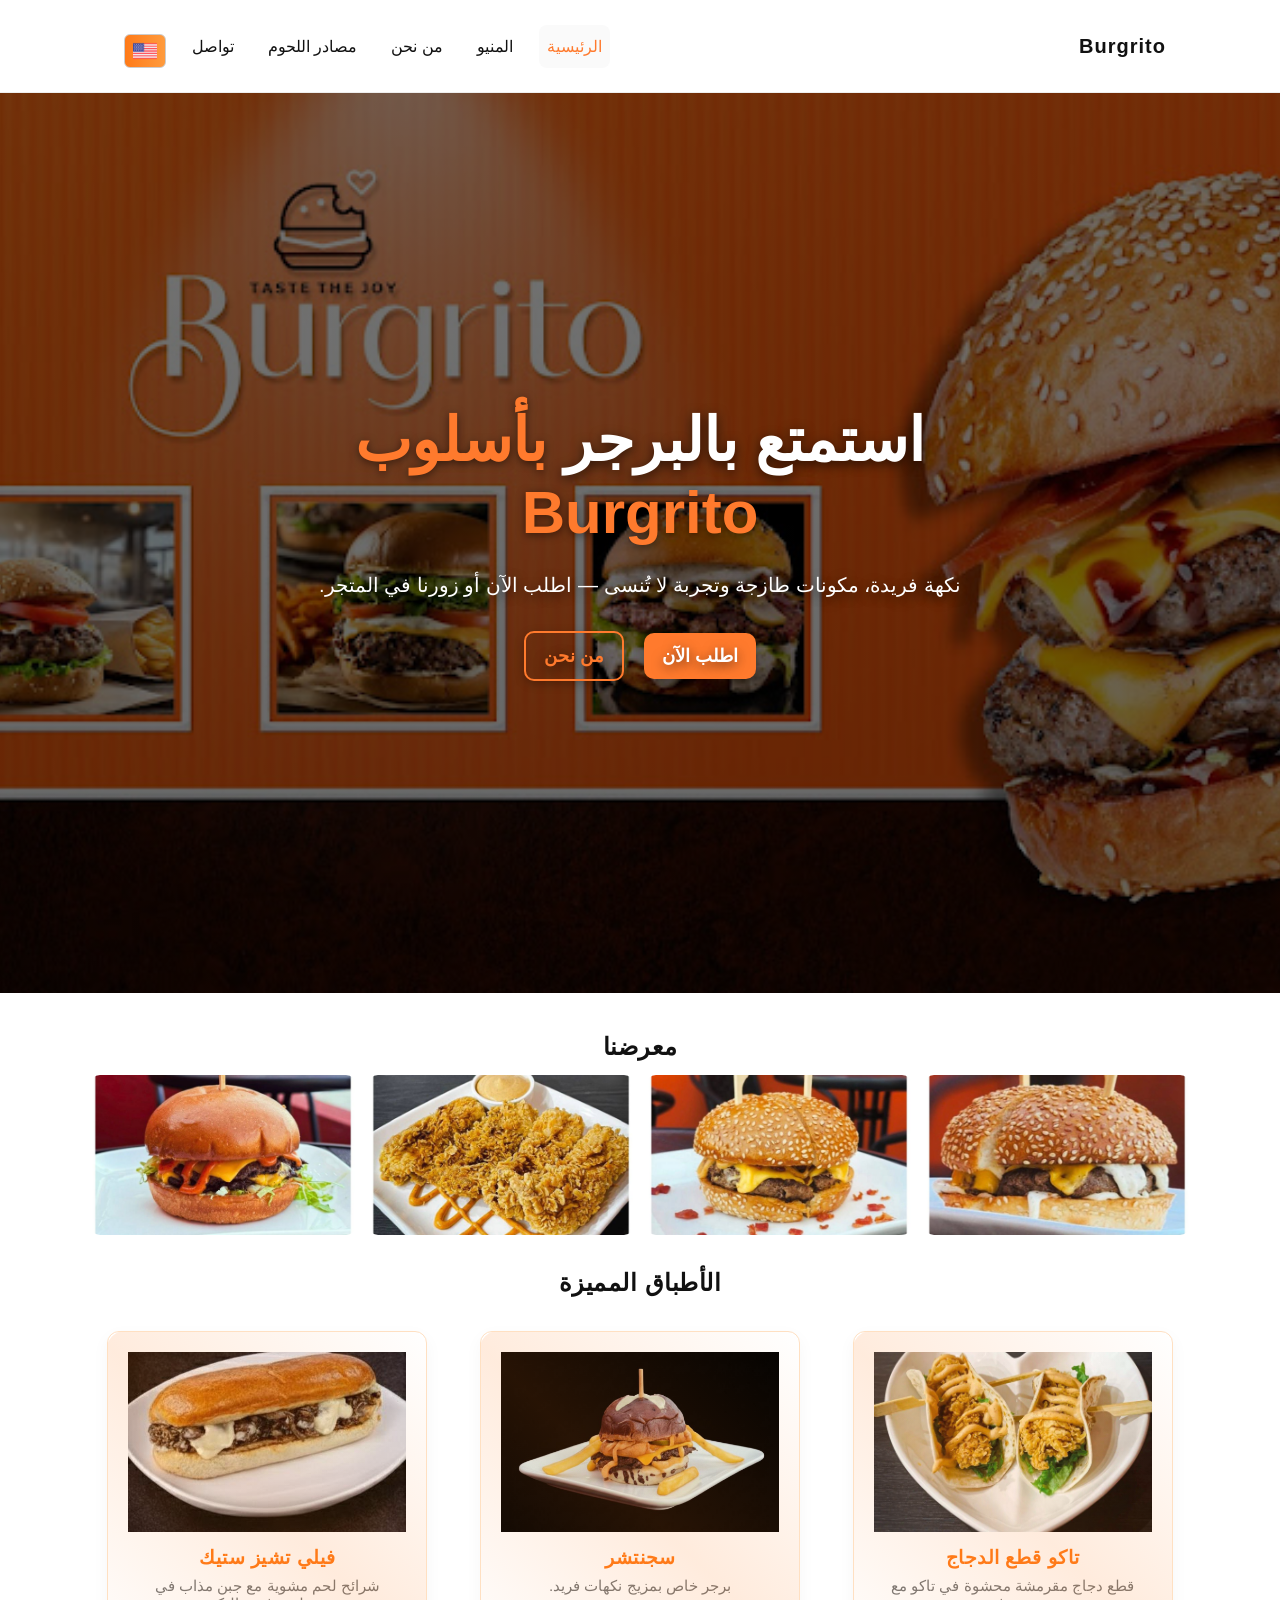
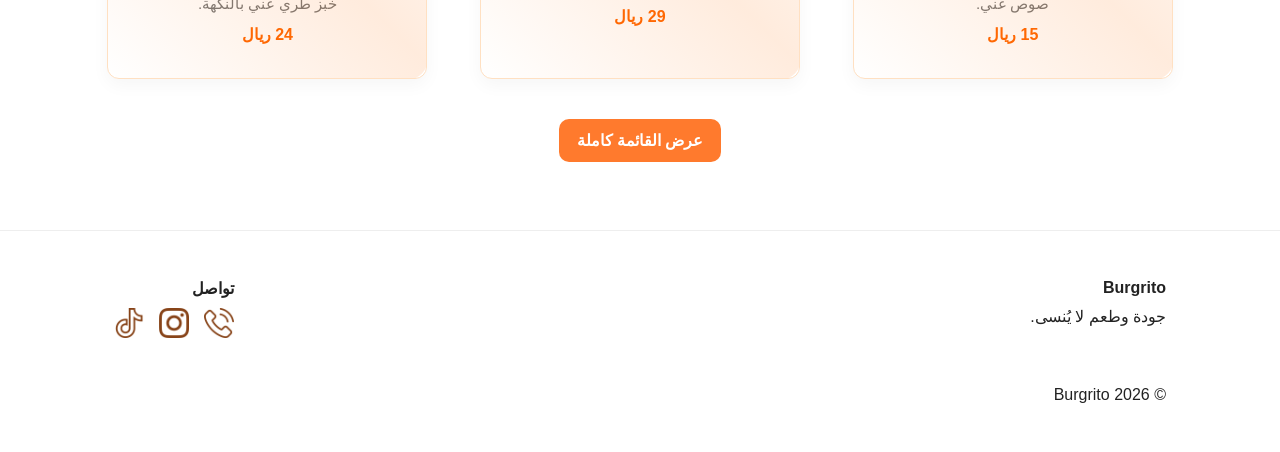
<file: index.html>
<!DOCTYPE html>
<html lang="ar" dir="rtl">
<head>
  <meta charset="utf-8" />
  <meta name="viewport" content="width=device-width, initial-scale=1" />
  <title>Burgrito — الرئيسية</title>
  <link rel="preconnect" href="https://fonts.googleapis.com">
  <link href="https://fonts.googleapis.com/css2?family=Inter:wght@300;400;600;700&display=swap" rel="stylesheet">
  <link rel="stylesheet" href="style.css">
</head>
<body>
  <!-- ===== رأس الصفحة ===== -->
  <header class="site-header">
    <div class="container header-inner">
      <a class="logo" href="index.html">Burgrito</a>

      <nav class="main-nav" id="nav">
        <a href="index.html" class="active">الرئيسية</a>
        <a href="menu.html">المنيو</a>
        <a href="about.html">من نحن</a>
        <a href="sources.html">مصادر اللحوم</a>
        <a href="contact.html">تواصل</a>
       
        <!-- زر اللغة -->
        <div class="lang-switch">
          <button id="lang-toggle" class="lang-btn" aria-label="تبديل اللغة">
           
            <img id="lang-flag" src="icons/united-states_1.png" alt=""/>
          </button>
        </div>
      </nav>

      <!-- زر القائمة للموبايل -->
      <button id="mobile-toggle" class="mobile-toggle" aria-label="قائمة">☰</button>
    </div>
  </header>

  <!-- ===== قسم الهيرو ===== -->
  <section class="hero">
    <div class="hero-overlay"></div>
    <div class="hero-content">
      <h1>استمتع بالبرجر <span>بأسلوب Burgrito</span></h1>
      <p>نكهة فريدة، مكونات طازجة وتجربة لا تُنسى — اطلب الآن أو زورنا في المتجر.</p>
      <div class="hero-buttons">
        <a class="btn btn-primary" href="menu.html">اطلب الآن</a>
        <a class="btn btn-outline" href="about.html">من نحن</a>
      </div>
    </div>
  </section>

  <!-- ===== قسم المعرض ===== -->
  <section class="gallery container">
    <h2 class="section-title">معرضنا</h2>
    <div class="gallery-grid">
      <img src="imagesBurger/b1.jpg" alt="برجر 1">
      <img src="imagesBurger/b2.jpg" alt="برجر 2">
      <img src="imagesBurger/b3.jpg" alt="بطاطس مقلية">
      <img src="imagesBurger/b4.jpg" alt="برجر 3">
    </div>
  </section>

  <!-- ===== قسم الأطباق المميزة ===== -->
  <section class="container featured">
    <h2 class="section-title">الأطباق المميزة</h2>
    <div class="cards">
      <article class="card">
        <img src="imagesMost/tk.jpg" alt="تاكو قطع الدجاج"/>
        <div class="card-body">
          <h3>تاكو قطع الدجاج</h3>
          <p>قطع دجاج مقرمشة محشوة في تاكو مع صوص غني.</p>
          <div class="price">15 ريال</div>
        </div>
      </article>
      
      <article class="card">
        <img src="menuPicBurger/sagnature.jpg" alt="برجر مميز"/>
        <div class="card-body">
          <h3> سجنتشر</h3>
          <p>برجر خاص بمزيج نكهات فريد.</p>
          <div class="price">29 ريال</div>
        </div>
      </article>
      
      <article class="card">
        <img src="imagesMost/stake.jpg" alt="فيلي تشيز ستيك"/>
        <div class="card-body">
          <h3>فيلي تشيز ستيك</h3>
          <p>شرائح لحم مشوية مع جبن مذاب في خبز طري غني بالنكهة.</p>
          <div class="price">24 ريال</div>
        </div>
      </article>
    </div>
    <div class="center">
      <a class="btn btn-primary" href="menu.html">عرض القائمة كاملة</a>
    </div>
  </section>

  <!-- ===== تذييل الصفحة ===== -->
  <footer class="site-footer small">
    <div class="container footer-grid">
      <div>
        <h4>Burgrito</h4>
        <p>جودة وطعم لا يُنسى.</p>
      </div>
      <div>
        <h4>تواصل</h4>
        <div class="footer-contact">
          <a href="tel:0565087866" class="footer-icon" aria-label="هاتف">
            <img src="icons/phone-call.png" alt="هاتف"/>
          </a>
          <a href="https://www.instagram.com/burgrito.sa" target="_blank" class="footer-icon" aria-label="إنستقرام">
            <img src="icons/instagram.png" alt="إنستقرام"/>
          </a>
          <a href="https://www.tiktok.com/@burgrito.sa" target="_blank" class="footer-icon" aria-label="تيك توك">
            <img src="icons/tik-tok (1).png" alt="تيك توك"/>
          </a>
        </div>
      </div>
    </div>
    <div class="container copyright">
      © <span id="year2"></span> Burgrito
    </div>
  </footer>

  <!-- ===== جافاسكربت ===== -->
  <script>
    // تحديث السنة تلقائيًا
    document.getElementById("year2").textContent = new Date().getFullYear();

    // === تبديل اللغة ===
    const langBtn = document.getElementById("lang-toggle");
    langBtn.addEventListener("click", () => {
      const currentPage = window.location.pathname.split("/").pop();

      // الصفحات المترابطة
      const pages = {
        "index.html": "index-en.html",
        "menu.html": "menu-en.html",
        "about.html": "about-en.html",
        "sources.html": "sources-en.html",
        "contact.html": "contact-en.html",
        "index-en.html": "index.html",
        "menu-en.html": "menu.html",
        "about-en.html": "about.html",
        "sources-en.html": "sources.html",
        "contact-en.html": "contact.html",
      };

      if (pages[currentPage]) {
        window.location.href = pages[currentPage];
      } else {
        window.location.href = "index.html";
      }
    });
  </script>

  <script src="script.js"></script>
</body>
</html>
</file>
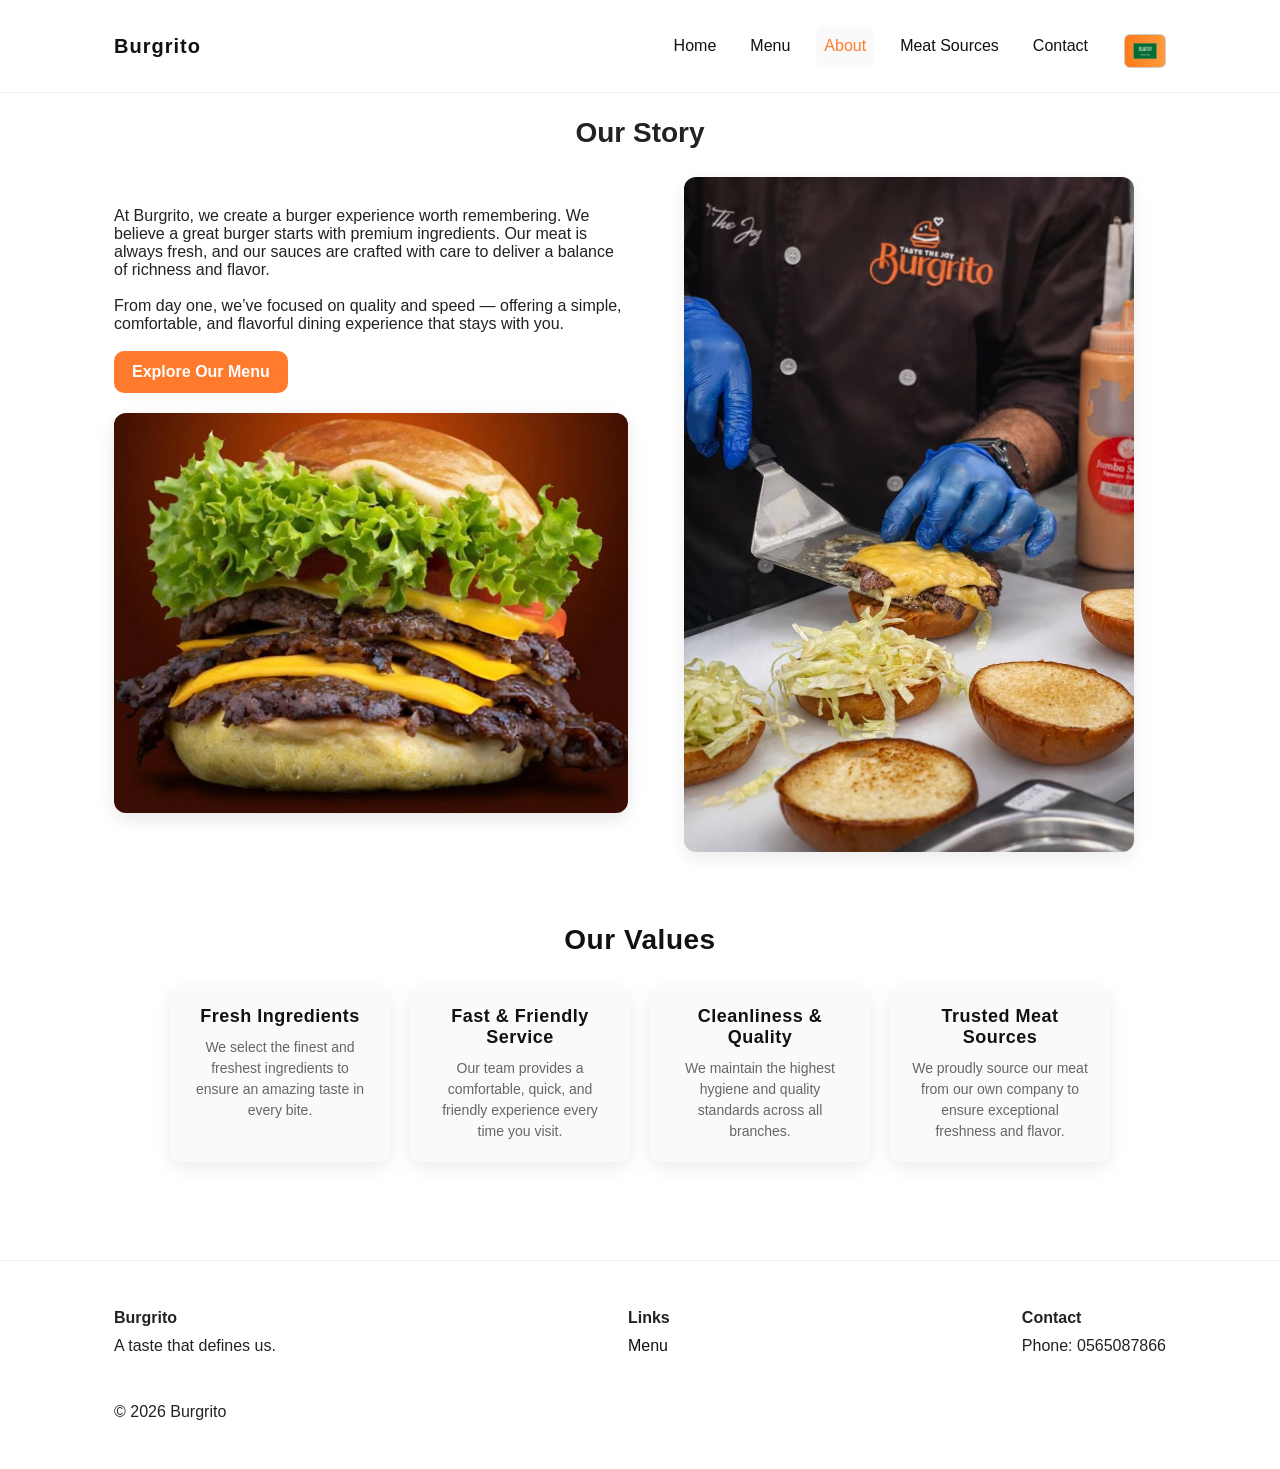
<file: about-en.html>
<!doctype html>
<html lang="en" dir="ltr">
<head>
  <meta charset="utf-8" />
  <meta name="viewport" content="width=device-width, initial-scale=1" />
  <title>Burgrito — About Us</title>
  <link href="https://fonts.googleapis.com/css2?family=Inter:wght@300;400;600;700&display=swap" rel="stylesheet">
  <link rel="stylesheet" href="style.css">
</head>
<body>
  <!-- ===== Header ===== -->
  <header class="site-header">
    <div class="container header-inner">
      <a class="logo" href="index-en.html">Burgrito</a>
      <nav class="main-nav">
        <a href="index-en.html">Home</a>
        <a href="menu-en.html">Menu</a>
        <a href="about-en.html" class="active">About</a>
        <a href="sources-en.html">Meat Sources</a>
        <a href="contact-en.html">Contact</a>

        <!-- زر اللغة -->
        <div class="lang-switch">
          <button id="lang-toggle" class="lang-btn">
           
                 <img id="lang-flag"  src="icons/flag.png" alt=""/>
          </button>
        </div>
      </nav>
      <button id="mobile-toggle-3" class="mobile-toggle" aria-label="Menu">☰</button>
    </div>
  </header>

  <!-- ===== Main Content ===== -->
  <main class="container about-page">
    <h1 class="page-title">Our Story</h1>

    <div class="about-grid">
      <div class="about-text">
        <p>At Burgrito, we create a burger experience worth remembering. We believe a great burger starts with premium ingredients. Our meat is always fresh, and our sauces are crafted with care to deliver a balance of richness and flavor.</p><br>
        <p>From day one, we’ve focused on quality and speed — offering a simple, comfortable, and flavorful dining experience that stays with you.</p><br>
        <a class="btn btn-primary" href="menu-en.html">Explore Our Menu</a>

        <!-- الصورة الثانية الثابتة -->
        <div class="second-image-container">
          <img src="aboutPic/about1.jpg" alt="Team working in Burgrito kitchen"/>
        </div>
      </div>

      <div class="about-image">
        <img src="aboutPic/team.jpg" alt="Burgrito Team"/>
      </div>
    </div>

    <!-- ===== Values Section ===== -->
    <section class="values">
      <h2>Our Values</h2>
      <div class="values-grid">
        <div class="value-card">
          <h3>Fresh Ingredients</h3>
          <p>We select the finest and freshest ingredients to ensure an amazing taste in every bite.</p>
        </div>
        <div class="value-card">
          <h3>Fast & Friendly Service</h3>
          <p>Our team provides a comfortable, quick, and friendly experience every time you visit.</p>
        </div>
        <div class="value-card">
          <h3>Cleanliness & Quality</h3>
          <p>We maintain the highest hygiene and quality standards across all branches.</p>
        </div>
        <div class="value-card">
          <h3>Trusted Meat Sources</h3>
          <p>We proudly source our meat from our own company to ensure exceptional freshness and flavor.</p>
        </div>
      </div>
    </section>
  </main>

  <!-- ===== Footer ===== -->
  <footer class="site-footer">
    <div class="container footer-grid">
      <div><h4>Burgrito</h4><p>A taste that defines us.</p></div>
      <div><h4>Links</h4><ul><li><a href="menu-en.html">Menu</a></li></ul></div>
      <div><h4>Contact</h4><p>Phone: 0565087866</p></div>
    </div>
    <div class="container copyright">
      © <span id="year3"></span> Burgrito
    </div>
  </footer>

  <!-- ===== JavaScript ===== -->
  <script>
    document.getElementById("year3").textContent = new Date().getFullYear();

    // === Language Switch ===
    const langBtn = document.getElementById("lang-toggle");
    const flagImg = document.getElementById("lang-flag");

    langBtn.addEventListener("click", () => {
      const currentPage = window.location.pathname.split("/").pop();

      const pages = {
        "index.html": "index-en.html",
        "menu.html": "menu-en.html",
        "about.html": "about-en.html",
        "sources.html": "sources-en.html",
        "contact.html": "contact-en.html",
        "index-en.html": "index.html",
        "menu-en.html": "menu.html",
        "about-en.html": "about.html",
        "sources-en.html": "sources.html",
        "contact-en.html": "contact.html",
      };

      if (pages[currentPage]) {
        window.location.href = pages[currentPage];
      } else {
        window.location.href = "index-en.html";
      }
    });
  </script>

  <script src="script.js"></script>
</body>
</html>
</file>
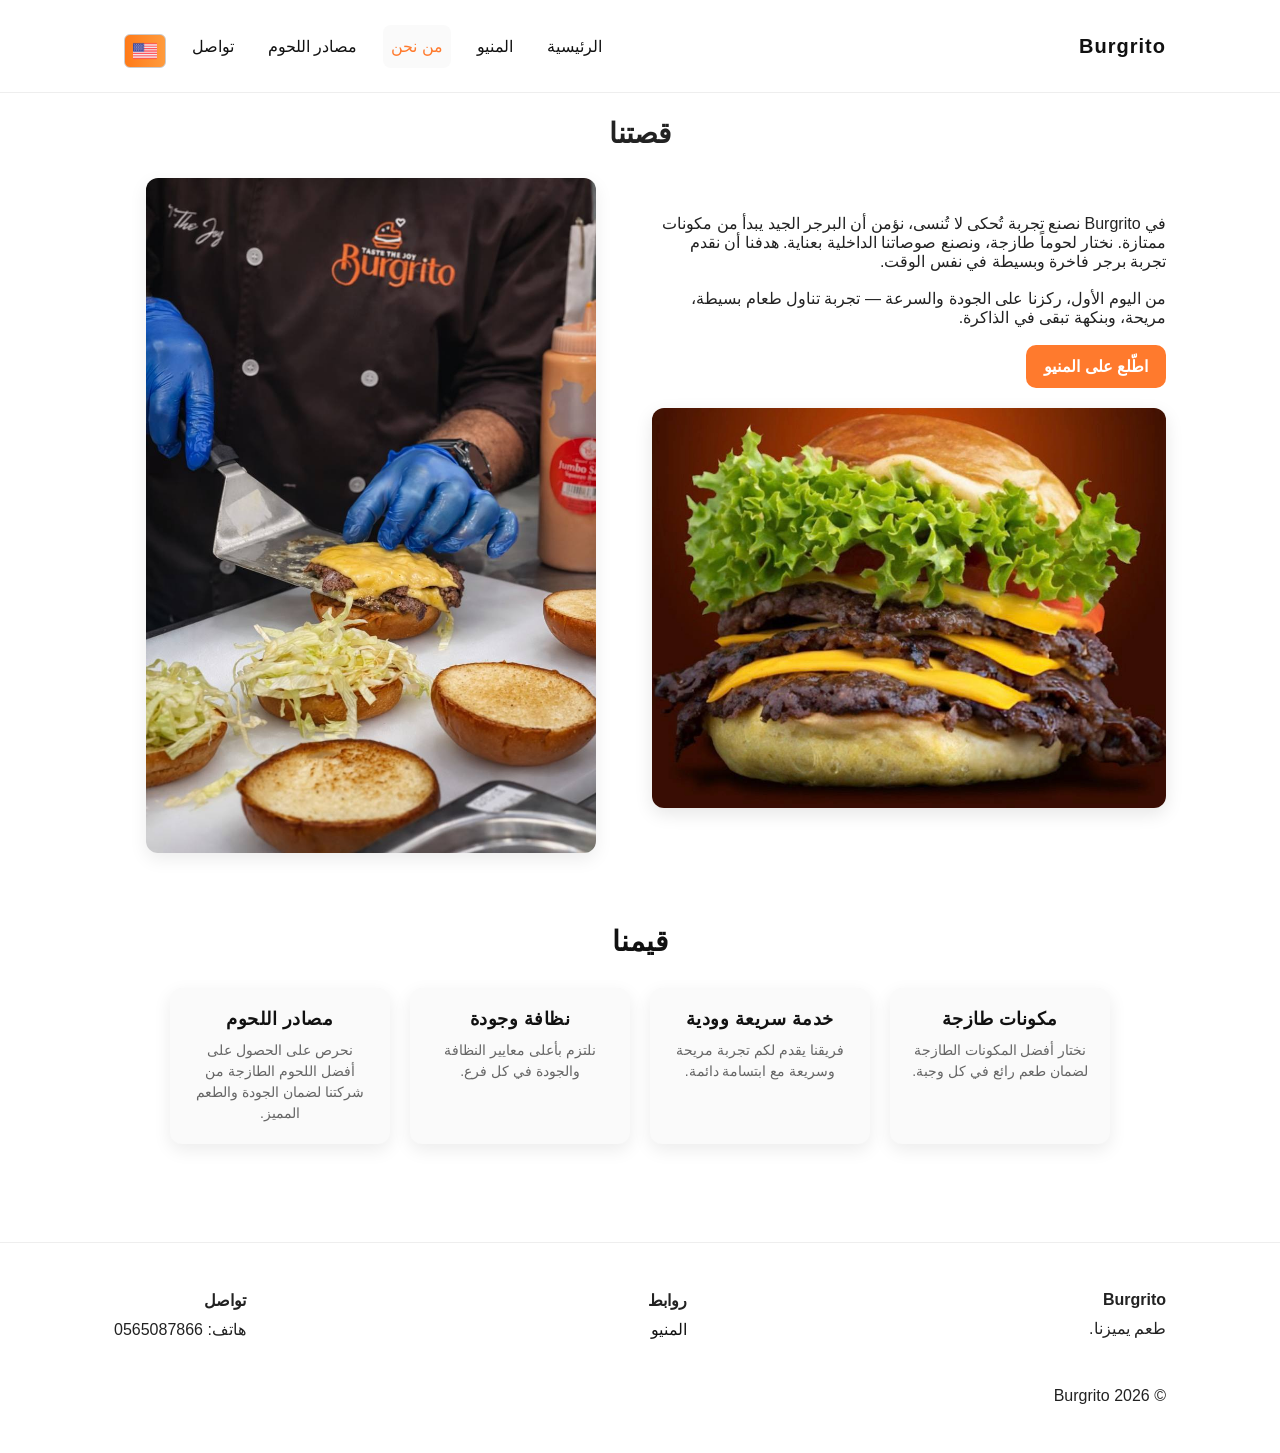
<file: about.html>
<!doctype html>
<html lang="ar" dir="rtl">
<head>
  <meta charset="utf-8" />
  <meta name="viewport" content="width=device-width, initial-scale=1" />
  <title>Burgrito — من نحن</title>
  <link href="https://fonts.googleapis.com/css2?family=Inter:wght@300;400;600;700&display=swap" rel="stylesheet">
  <link rel="stylesheet" href="style.css">
</head>
<body>
  <!-- ===== Header ===== -->
  <header class="site-header">
    <div class="container header-inner">
      <a class="logo" href="index.html">Burgrito</a>
      <nav class="main-nav">
        <a href="index.html">الرئيسية</a>
        <a href="menu.html">المنيو</a>
        <a href="about.html" class="active">من نحن</a>
        <a href="sources.html">مصادر اللحوم</a>
        <a href="contact.html">تواصل</a>

        <!-- زر تبديل اللغة -->
        <div class="lang-switch">
          <button id="lang-toggle" class="lang-btn" aria-label="تبديل اللغة">
            
            <img src="icons/united-states_1.png" alt=""/>
          </button>
        </div>
      </nav>
      <button id="mobile-toggle-3" class="mobile-toggle" aria-label="قائمة">☰</button>
    </div>
  </header>

  <!-- ===== Main Content ===== -->
  <main class="container about-page">
    <h1 class="page-title">قصتنا</h1>

    <div class="about-grid">
      <div class="about-text">
        <p>في Burgrito نصنع تجربة تُحكى لا تُنسى، نؤمن أن البرجر الجيد يبدأ من مكونات ممتازة. نختار لحوماً طازجة، ونصنع صوصاتنا الداخلية بعناية. هدفنا أن نقدم تجربة برجر فاخرة وبسيطة في نفس الوقت.</p><br>
        <p>من اليوم الأول، ركزنا على الجودة والسرعة — تجربة تناول طعام بسيطة، مريحة، وبنكهة تبقى في الذاكرة.</p><br>
        <a class="btn btn-primary" href="menu.html">اطّلع على المنيو</a>
        
        <!-- الصورة الثانية ثابتة أسفل النص -->
        <div class="second-image-container">
          <img src="aboutPic/about1.jpg" alt=""/>
        </div>
      </div> 

      <div class="about-image">
        <img src="aboutPic/team.jpg" alt=""/>
      </div>
    </div>

    <!-- ===== Values Section ===== -->
    <section class="values">
      <h2>قيمنا</h2>
      <div class="values-grid">
        <div class="value-card">
          <h3>مكونات طازجة</h3>
          <p>نختار أفضل المكونات الطازجة لضمان طعم رائع في كل وجبة.</p>
        </div>
        <div class="value-card">
          <h3>خدمة سريعة وودية</h3>
          <p>فريقنا يقدم لكم تجربة مريحة وسريعة مع ابتسامة دائمة.</p>
        </div>
        <div class="value-card">
          <h3>نظافة وجودة</h3>
          <p>نلتزم بأعلى معايير النظافة والجودة في كل فرع.</p>
        </div>
        <div class="value-card">
          <h3>مصادر اللحوم</h3>
          <p>نحرص على الحصول على أفضل اللحوم الطازجة من شركتنا لضمان الجودة والطعم المميز.</p>
        </div>
      </div>
    </section>
  </main>

  <!-- ===== Footer ===== -->
  <footer class="site-footer">
    <div class="container footer-grid">
      <div><h4>Burgrito</h4><p>طعم يميزنا.</p></div>
      <div><h4>روابط</h4><ul><li><a href="menu.html">المنيو</a></li></ul></div>
      <div><h4>تواصل</h4><p>هاتف: 0565087866</p></div>
    </div>
    <div class="container copyright">
      © <span id="year3"></span> Burgrito
    </div>
  </footer>

  <!-- ===== JavaScript ===== -->
  <script>
    document.getElementById("year3").textContent = new Date().getFullYear();

    // === Language Switch ===
    const langBtn = document.getElementById("lang-toggle");
    const flagImg = document.getElementById("lang-flag");

    langBtn.addEventListener("click", () => {
      const currentPage = window.location.pathname.split("/").pop();

      // الصفحات المترابطة بين اللغتين
      const pages = {
        "index.html": "index-en.html",
        "menu.html": "menu-en.html",
        "about.html": "about-en.html",
        "sources.html": "sources-en.html",
        "contact.html": "contact-en.html",
        "index-en.html": "index.html",
        "menu-en.html": "menu.html",
        "about-en.html": "about.html",
        "sources-en.html": "sources.html",
        "contact-en.html": "contact.html",
      };

      if (pages[currentPage]) {
        window.location.href = pages[currentPage];
      } else {
        window.location.href = "about-en.html";
      }
    });
  </script>

  <script src="script.js"></script>
</body>
</html>
</file>
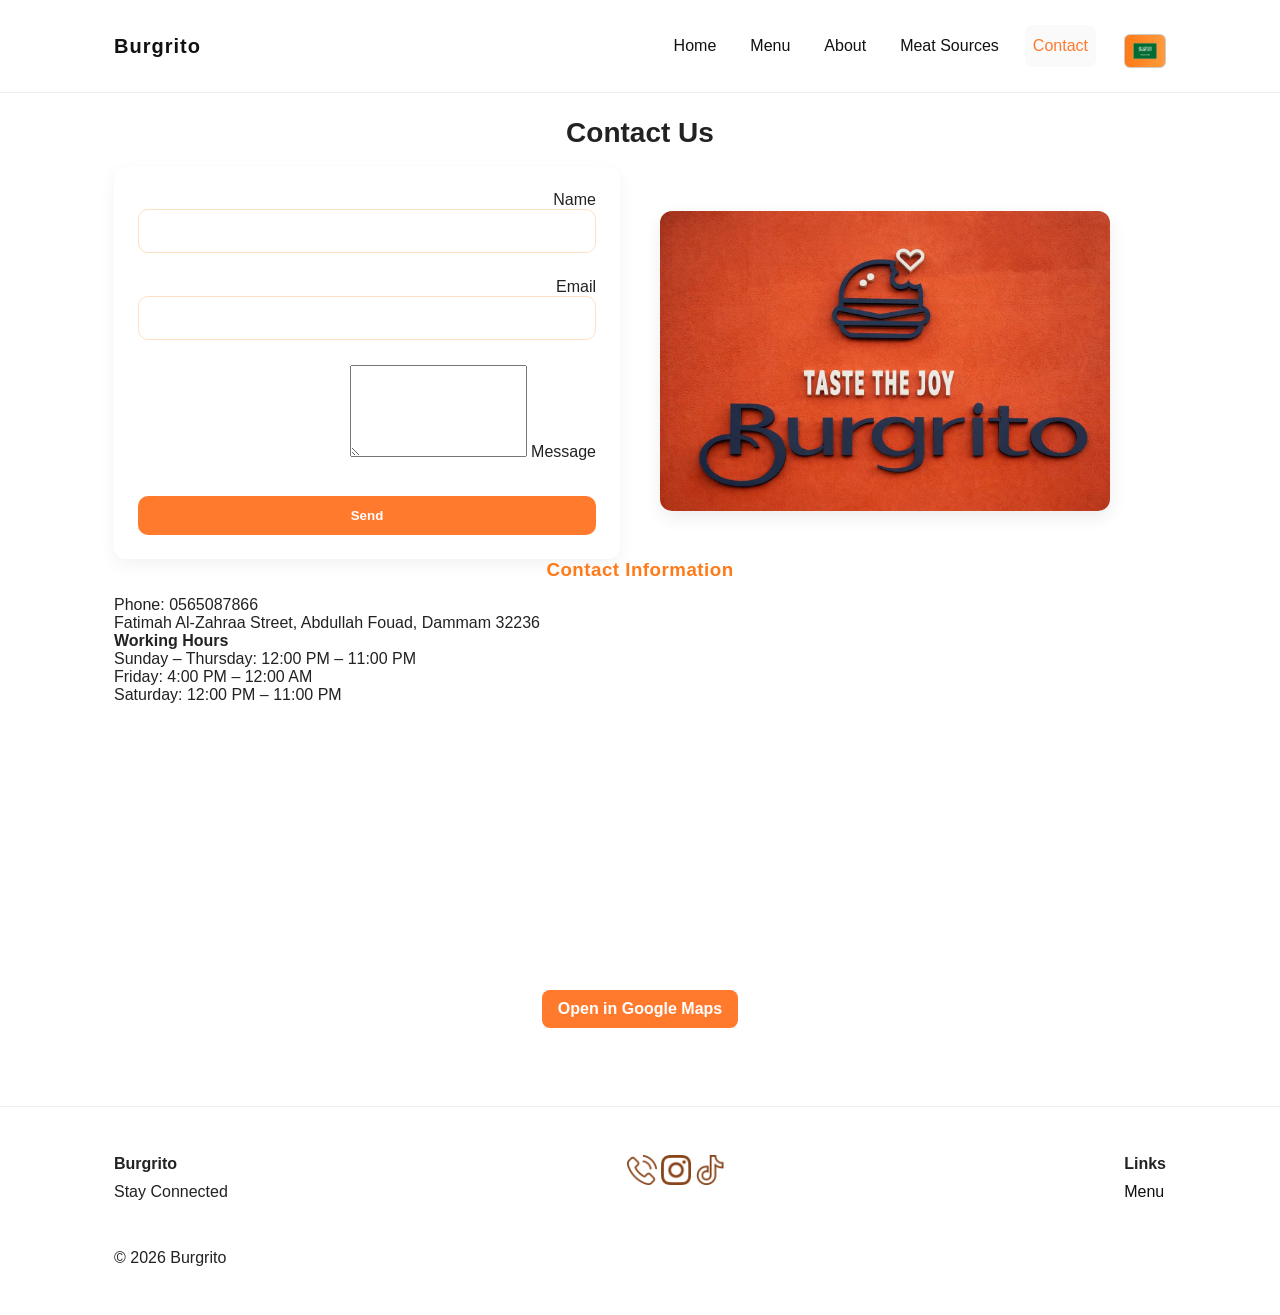
<file: contact-en.html>
<!doctype html>
<html lang="en" dir="ltr">
<head>
  <meta charset="utf-8" />
  <meta name="viewport" content="width=device-width, initial-scale=1" />
  <title>Burgrito — Contact</title>
  <link href="https://fonts.googleapis.com/css2?family=Inter:wght@300;400;600;700&display=swap" rel="stylesheet">
  <link rel="stylesheet" href="style.css">
</head>
<body>
  <!-- ===== Header ===== -->
  <header class="site-header">
    <div class="container header-inner">
      <a class="logo" href="index-en.html">Burgrito</a>
      <nav class="main-nav">
        <a href="index-en.html">Home</a>
        <a href="menu-en.html">Menu</a>
        <a href="about-en.html">About</a>
        <a href="sources-en.html">Meat Sources</a>
        <a href="contact-en.html" class="active">Contact</a>

        <!-- زر اللغة -->
        <div class="lang-switch">
          <button id="lang-toggle" class="lang-btn">
           <img id="lang-flag" src="icons/flag.png" alt=""/>
          </button>
        </div>
      </nav>
      <button id="mobile-toggle-4" class="mobile-toggle" aria-label="Menu">☰</button>
    </div>
  </header>

  <!-- ===== Main Content ===== -->
  <main class="container contact-page">
    <h1 class="page-title">Contact Us</h1>

    <div class="contact-grid">
      <!-- الصورة على اليسار -->
      <div class="contact-image">
        <img src="aboutPic/about.jpg" alt="Contact Image" />
      </div>

      <!-- الفورم على اليمين -->
      <div class="contact-form">
        <form id="contactForm" action="#" method="post" onsubmit="return submitForm(event)">
          <div class="form-group">
            <label>Name</label>
            <input type="text" name="name" required>
          </div>

          <div class="form-group">
            <label>Email</label>
            <input type="email" name="email" required>
          </div>

          <div class="form-group">
            <label>Message</label>
            <textarea name="message" rows="6" required></textarea>
          </div>

          <button class="btn btn-primary" type="submit">Send</button>
        </form>
      </div>
    </div>

    <!-- معلومات التواصل -->
    <div class="contact-info">
      <h3>Contact Information</h3>
      <p>Phone: 0565087866</p>
      <p>Fatimah Al-Zahraa Street, Abdullah Fouad, Dammam 32236</p>

      <h4>Working Hours</h4>
      <p>Sunday – Thursday: 12:00 PM – 11:00 PM</p>
      <p>Friday: 4:00 PM – 12:00 AM</p>
      <p>Saturday: 12:00 PM – 11:00 PM</p>

      <!-- الخريطة -->
      <div class="map-container">
        <iframe 
          src="https://www.google.com/maps?q=Burgrito+Dammam&output=embed"
          width="100%" 
          height="250" 
          style="border:0; border-radius:12px;" 
          allowfullscreen="" 
          loading="lazy" 
          referrerpolicy="no-referrer-when-downgrade">
        </iframe>
        <a href="https://maps.app.goo.gl/Nj6jwn1mLQF1k5Qk8?g_st=iw" target="_blank" class="map-button">
          Open in Google Maps
        </a>
      </div>
    </div>
  </main>

  <!-- ===== Footer ===== -->
  <footer class="site-footer">
    <div class="container footer-grid">
      <div><h4>Burgrito</h4><p>Stay Connected</p></div>
      
      <div> 
        <a href="tel:0565087866" class="footer-icon" aria-label="Phone">
          <img src="icons/phone-call.png" alt="Phone Icon"/>
        </a>
        <a href="https://www.instagram.com/burgrito.sa?igsh=MWU1YTM3emZ2NHd1dw==" target="_blank" class="footer-icon" aria-label="Instagram">
          <img src="icons/instagram.png" alt="Instagram Icon"/>
        </a>
        <a href="https://www.tiktok.com/@burgrito.sa?_r=1&_t=ZS-93UBBjLyc9x" target="_blank" class="footer-icon" aria-label="TikTok">
          <img src="icons/tik-tok (1).png" alt="TikTok Icon"/>
        </a> 
      </div>

      <div><h4>Links</h4><ul><li><a href="menu-en.html">Menu</a></li></ul></div>
    </div>

    <div class="container copyright">
      © <span id="year4"></span> Burgrito
    </div>
  </footer>

  <!-- ===== JavaScript ===== -->
  <script>
    document.getElementById("year4").textContent = new Date().getFullYear();

    // === Language Switch ===
    const langBtn = document.getElementById("lang-toggle");
    const flagImg = document.getElementById("lang-flag");

    langBtn.addEventListener("click", () => {
      const currentPage = window.location.pathname.split("/").pop();

      // الصفحات المترابطة بين اللغتين
      const pages = {
        "index.html": "index-en.html",
        "menu.html": "menu-en.html",
        "about.html": "about-en.html",
        "sources.html": "sources-en.html",
        "contact.html": "contact-en.html",
        "index-en.html": "index.html",
        "menu-en.html": "menu.html",
        "about-en.html": "about.html",
        "sources-en.html": "sources.html",
        "contact-en.html": "contact.html",
      };

      if (pages[currentPage]) {
        window.location.href = pages[currentPage];
      } else {
        window.location.href = "contact-en.html";
      }
    });
  </script>

  <script src="script.js"></script>
</body>
</html>
</file>
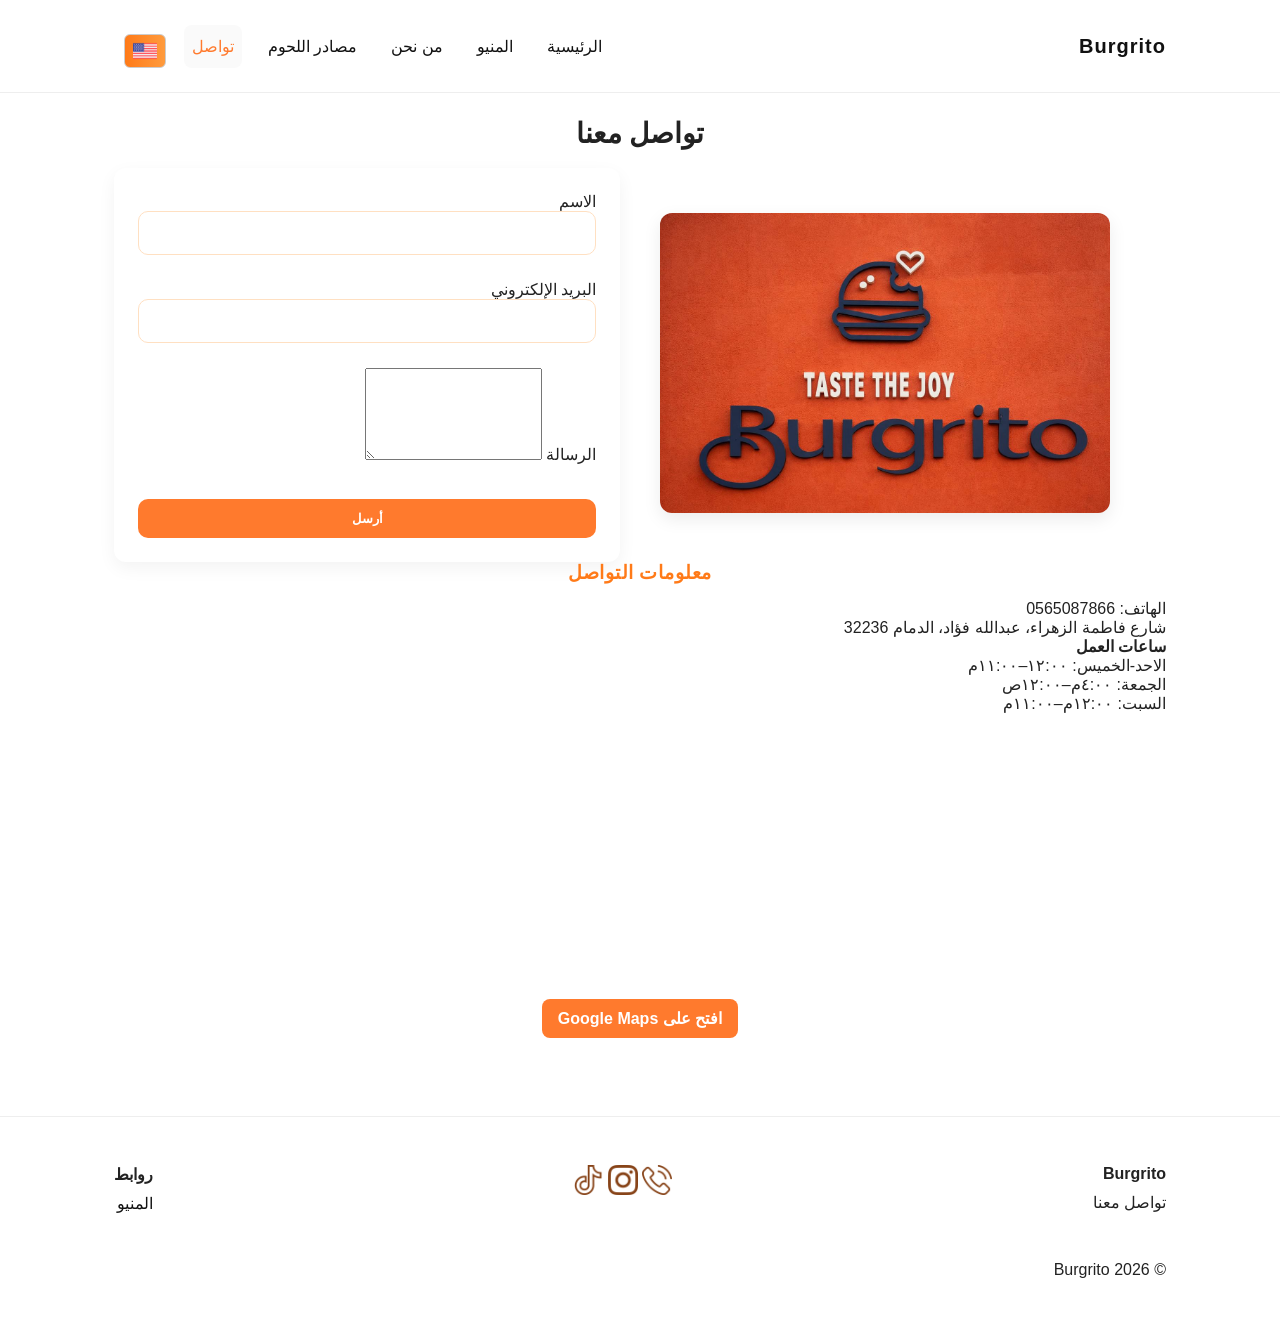
<file: contact.html>
<!doctype html>
<html lang="ar" dir="rtl">
<head>
  <meta charset="utf-8" />
  <meta name="viewport" content="width=device-width, initial-scale=1" />
  <title>Burgrito — تواصل</title>
  <link href="https://fonts.googleapis.com/css2?family=Inter:wght@300;400;600;700&display=swap" rel="stylesheet">
  <link rel="stylesheet" href="style.css">
</head>
<body>
  <header class="site-header">
    <div class="container header-inner">
      <a class="logo" href="index.html">Burgrito</a>
      <nav class="main-nav">
        <a href="index.html">الرئيسية</a>
        <a href="menu.html">المنيو</a>
        <a href="about.html">من نحن</a>
        <a href="sources.html">مصادر اللحوم</a>
        <a href="contact.html" class="active">تواصل</a>

        <!-- زر تبديل اللغة -->
        <div class="lang-switch">
          <button id="lang-toggle" class="lang-btn" aria-label="تبديل اللغة">
       
            <img id="lang-flag" src="icons/united-states_1.png" alt=""/>
          </button>
        </div>
      </nav>
      <button id="mobile-toggle-4" class="mobile-toggle" aria-label="قائمة">☰</button>
    </div>
  </header>

  <main class="container contact-page">
    <h1 class="page-title">تواصل معنا</h1>

    <div class="contact-grid">
      <!-- الصورة على اليسار -->
      <div class="contact-image">
        <img src="aboutPic/about.jpg" alt="صورة التواصل" />
      </div>

      <!-- الفورم على اليمين -->
      <div class="contact-form">
        <form id="contactForm" action="#" method="post" onsubmit="return submitForm(event)">
          <div class="form-group">
            <label>الاسم</label>
            <input type="text" name="name" required>
          </div>

          <div class="form-group">
            <label>البريد الإلكتروني</label>
            <input type="email" name="email" required>
          </div>

          <div class="form-group">
            <label>الرسالة</label>
            <textarea name="message" rows="6" required></textarea>
          </div>

          <button class="btn btn-primary" type="submit">أرسل</button>
        </form>
      </div>
    </div>

    <div class="contact-info">
      <h3>معلومات التواصل</h3>
      <p>الهاتف: 0565087866</p>
      <p>شارع فاطمة الزهراء، عبدالله فؤاد، الدمام 32236</p>

      <h4>ساعات العمل</h4>
      <p>الاحد-الخميس: ١٢:٠٠–١١:٠٠م</p>
      <p>الجمعة: ٤:٠٠م–١٢:٠٠ص</p>
      <p>السبت: ١٢:٠٠م–١١:٠٠م</p>

      <!-- خريطة Google مع رابط -->
      <div class="map-container">
        <iframe 
          src="https://www.google.com/maps?q=Burgrito+Dammam&output=embed"" 
          width="100%" 
          height="250" 
          style="border:0; border-radius:12px;" 
          allowfullscreen="" 
          loading="lazy" 
          referrerpolicy="no-referrer-when-downgrade">
        </iframe>
        <a href="https://maps.app.goo.gl/Nj6jwn1mLQF1k5Qk8?g_st=iw" target="_blank" class="map-button">
          افتح على Google Maps
        </a>
      </div>
    </div>
  </main>

  <footer class="site-footer">
    <div class="container footer-grid">
      <div><h4>Burgrito</h4><p>تواصل معنا</p></div>
      <div> 
        <a href="tel:0565087866" class="footer-icon" aria-label="هاتف">
          <img src="icons/phone-call.png" alt=""/>
        </a>
        <a href="https://www.instagram.com/burgrito.sa" target="_blank" class="footer-icon" aria-label="إنستقرام">
          <img src="icons/instagram.png" alt=""/>
        </a>
        <a href="https://www.tiktok.com/@burgrito.sa" target="_blank" class="footer-icon" aria-label="تيك توك">
          <img src="icons/tik-tok (1).png" alt=""/>
        </a> 
      </div>
      <div><h4>روابط</h4><ul><li><a href="menu.html">المنيو</a></li></ul></div>
    </div>
    <div class="container copyright">
      © <span id="year4"></span> Burgrito
    </div>
  </footer>

  <!-- ===== JavaScript ===== -->
  <script>
    document.getElementById("year4").textContent = new Date().getFullYear();

    // === Language Switch ===
    const langBtn = document.getElementById("lang-toggle");
    const flagImg = document.getElementById("lang-flag");

    langBtn.addEventListener("click", () => {
      const currentPage = window.location.pathname.split("/").pop();

      // الصفحات المترابطة بين اللغتين
      const pages = {
        "index.html": "index-en.html",
        "menu.html": "menu-en.html",
        "about.html": "about-en.html",
        "sources.html": "sources-en.html",
        "contact.html": "contact-en.html",
        "index-en.html": "index.html",
        "menu-en.html": "menu.html",
        "about-en.html": "about.html",
        "sources-en.html": "sources.html",
        "contact-en.html": "contact.html",
      };

      if (pages[currentPage]) {
        window.location.href = pages[currentPage];
      } else {
        window.location.href = "contact-en.html";
      }
    });
  </script>

  <script src="script.js"></script>
</body>
</html>
</file>
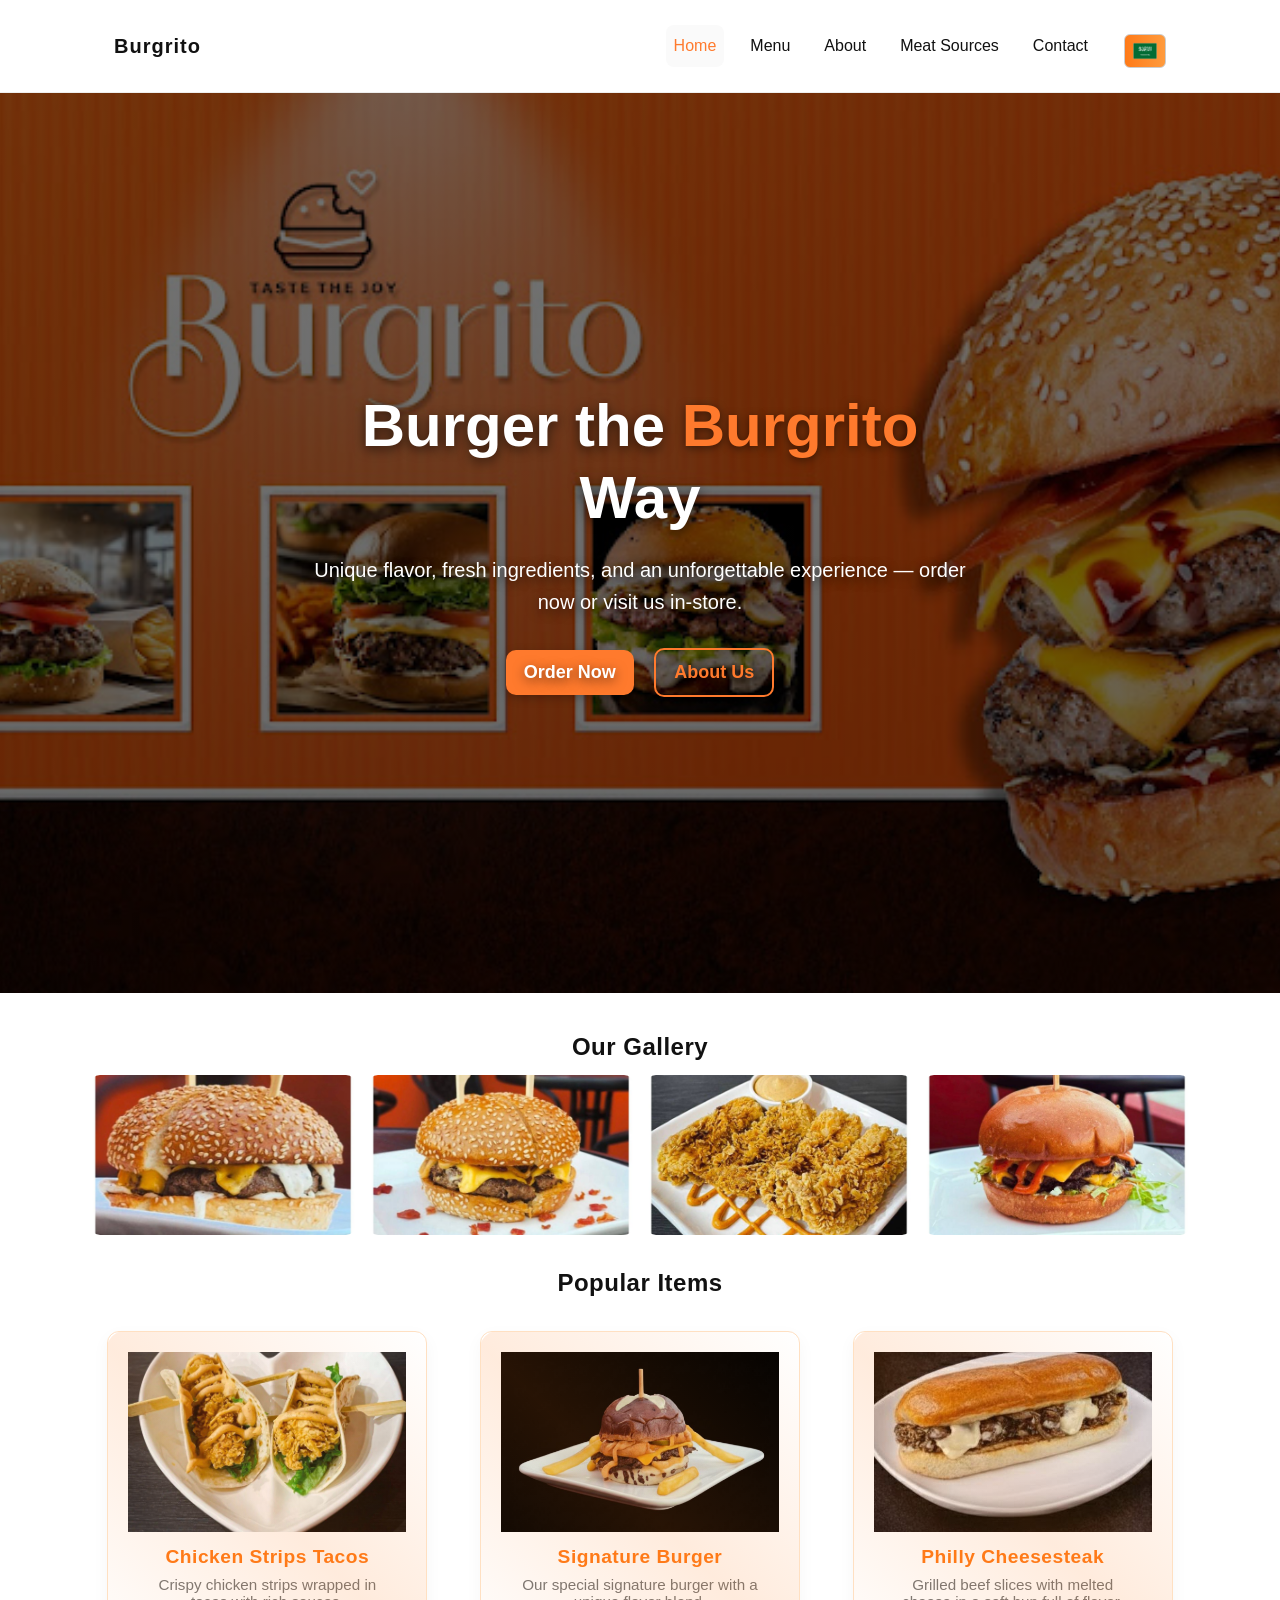
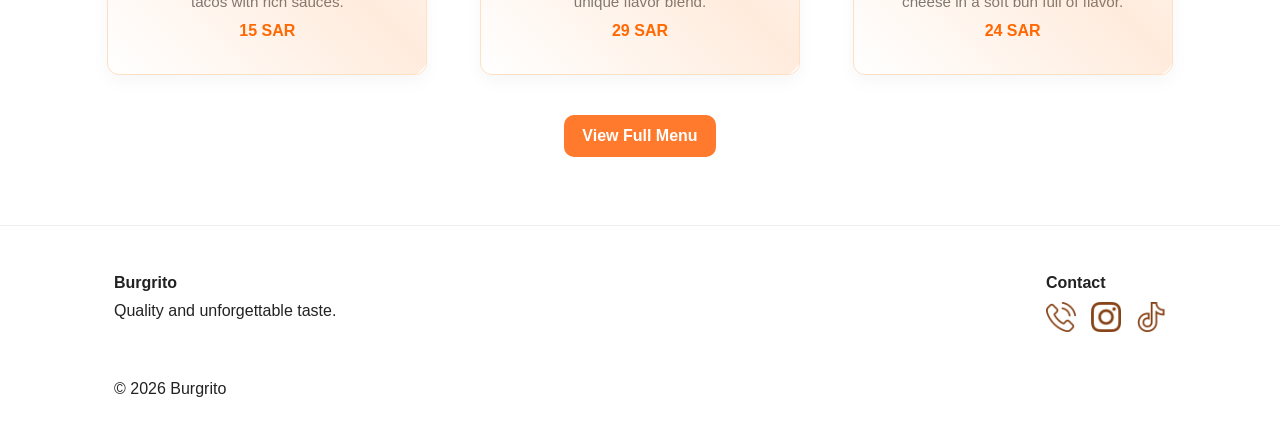
<file: index-en.html>
<!DOCTYPE html>
<html lang="en" dir="ltr">
<head>
  <meta charset="utf-8" />
  <meta name="viewport" content="width=device-width, initial-scale=1" />
  <title>Burgrito — Home</title>
  <link rel="preconnect" href="https://fonts.googleapis.com">
  <link href="https://fonts.googleapis.com/css2?family=Inter:wght@300;400;600;700&display=swap" rel="stylesheet">
  <link rel="stylesheet" href="style.css">
</head>
<body>
  <!-- ===== Header ===== -->
  <header class="site-header">
    <div class="container header-inner">
      <a class="logo" href="index-en.html">Burgrito</a>

      <nav class="main-nav" id="nav">
        <a href="index-en.html" class="active">Home</a>
        <a href="menu-en.html">Menu</a>
        <a href="about-en.html">About</a>
        <a href="sources-en.html">Meat Sources</a>
        <a href="contact-en.html">Contact</a>

        <!-- زر اللغة -->
        <div class="lang-switch">
          <button id="lang-toggle" class="lang-btn" aria-label="Switch Language">
            
            <img id="lang-flag" src="icons/flag.png" alt=""/>
          </button>
        </div>
      </nav>

      <!-- زر القائمة للموبايل -->
      <button id="mobile-toggle" class="mobile-toggle" aria-label="Menu">☰</button>
    </div>
  </header>

  <!-- ===== Hero Section ===== -->
  <section class="hero">
    <div class="hero-overlay"></div>
    <div class="hero-content">
      <h1>Burger the <span>Burgrito</span> Way</h1>
      <p>Unique flavor, fresh ingredients, and an unforgettable experience — order now or visit us in-store.</p>
      <div class="hero-buttons">
        <a class="btn btn-primary" href="menu-en.html">Order Now</a>
        <a class="btn btn-outline" href="about-en.html">About Us</a>
      </div>
    </div>
  </section>

  <!-- ===== Gallery Section ===== -->
  <section class="gallery container">
    <h2 class="section-title">Our Gallery</h2>
    <div class="gallery-grid">
      <img src="imagesBurger/b1.jpg" alt="Burger 1">
      <img src="imagesBurger/b2.jpg" alt="Burger 2">
      <img src="imagesBurger/b3.jpg" alt="Fries">
      <img src="imagesBurger/b4.jpg" alt="Burger 3">
    </div>
  </section>

  <!-- ===== Featured Section ===== -->
  <section class="container featured">
    <h2 class="section-title">Popular Items</h2>
    <div class="cards">
      <article class="card">
        <img src="imagesMost/tk.jpg" alt="Chicken Strips Tacos"/>
        <div class="card-body">
          <h3>Chicken Strips Tacos</h3>
          <p>Crispy chicken strips wrapped in tacos with rich sauces.</p>
          <div class="price">15 SAR</div>
        </div>
      </article>
      
      <article class="card">
        <img src="menuPicBurger/sagnature.jpg" alt="Signature Burger"/>
        <div class="card-body">
          <h3>Signature Burger</h3>
          <p>Our special signature burger with a unique flavor blend.</p>
          <div class="price">29 SAR</div>
        </div>
      </article>
      
      <article class="card">
        <img src="imagesMost/stake.jpg" alt="Philly Cheesesteak"/>
        <div class="card-body">
          <h3>Philly Cheesesteak</h3>
          <p>Grilled beef slices with melted cheese in a soft bun full of flavor.</p>
          <div class="price">24 SAR</div>
        </div>
      </article>
    </div>
    <div class="center">
      <a class="btn btn-primary" href="menu-en.html">View Full Menu</a>
    </div>
  </section>

  <!-- ===== Footer ===== -->
  <footer class="site-footer small">
    <div class="container footer-grid">
      <div>
        <h4>Burgrito</h4>
        <p>Quality and unforgettable taste.</p>
      </div>
      <div>
        <h4>Contact</h4>
        <div class="footer-contact">
          <a href="tel:0565087866" class="footer-icon" aria-label="Phone">
            <img src="icons/phone-call.png" alt="Phone"/>
          </a>
          <a href="https://www.instagram.com/burgrito.sa" target="_blank" class="footer-icon" aria-label="Instagram">
            <img src="icons/instagram.png" alt="Instagram"/>
          </a>
          <a href="https://www.tiktok.com/@burgrito.sa" target="_blank" class="footer-icon" aria-label="TikTok">
            <img src="icons/tik-tok (1).png" alt="TikTok"/>
          </a>
        </div>
      </div>
    </div>
    <div class="container copyright">
      © <span id="year2"></span> Burgrito
    </div>
  </footer>

  <!-- ===== JavaScript ===== -->
  <script>
    // تحديث السنة تلقائيًا
    document.getElementById("year2").textContent = new Date().getFullYear();

    // === Language Switch ===
    const langBtn = document.getElementById("lang-toggle");

    langBtn.addEventListener("click", () => {
      const currentPage = window.location.pathname.split("/").pop();

      // الصفحات المترابطة بين اللغتين
      const pages = {
        "index.html": "index-en.html",
        "menu.html": "menu-en.html",
        "about.html": "about-en.html",
        "sources.html": "sources-en.html",
        "contact.html": "contact-en.html",
        "index-en.html": "index.html",
        "menu-en.html": "menu.html",
        "about-en.html": "about.html",
        "sources-en.html": "sources.html",
        "contact-en.html": "contact.html",
      };

      if (pages[currentPage]) {
        window.location.href = pages[currentPage];
      } else {
        window.location.href = "index.html";
      }
    });
  </script>

  <script src="script.js"></script>
</body>
</html>
</file>
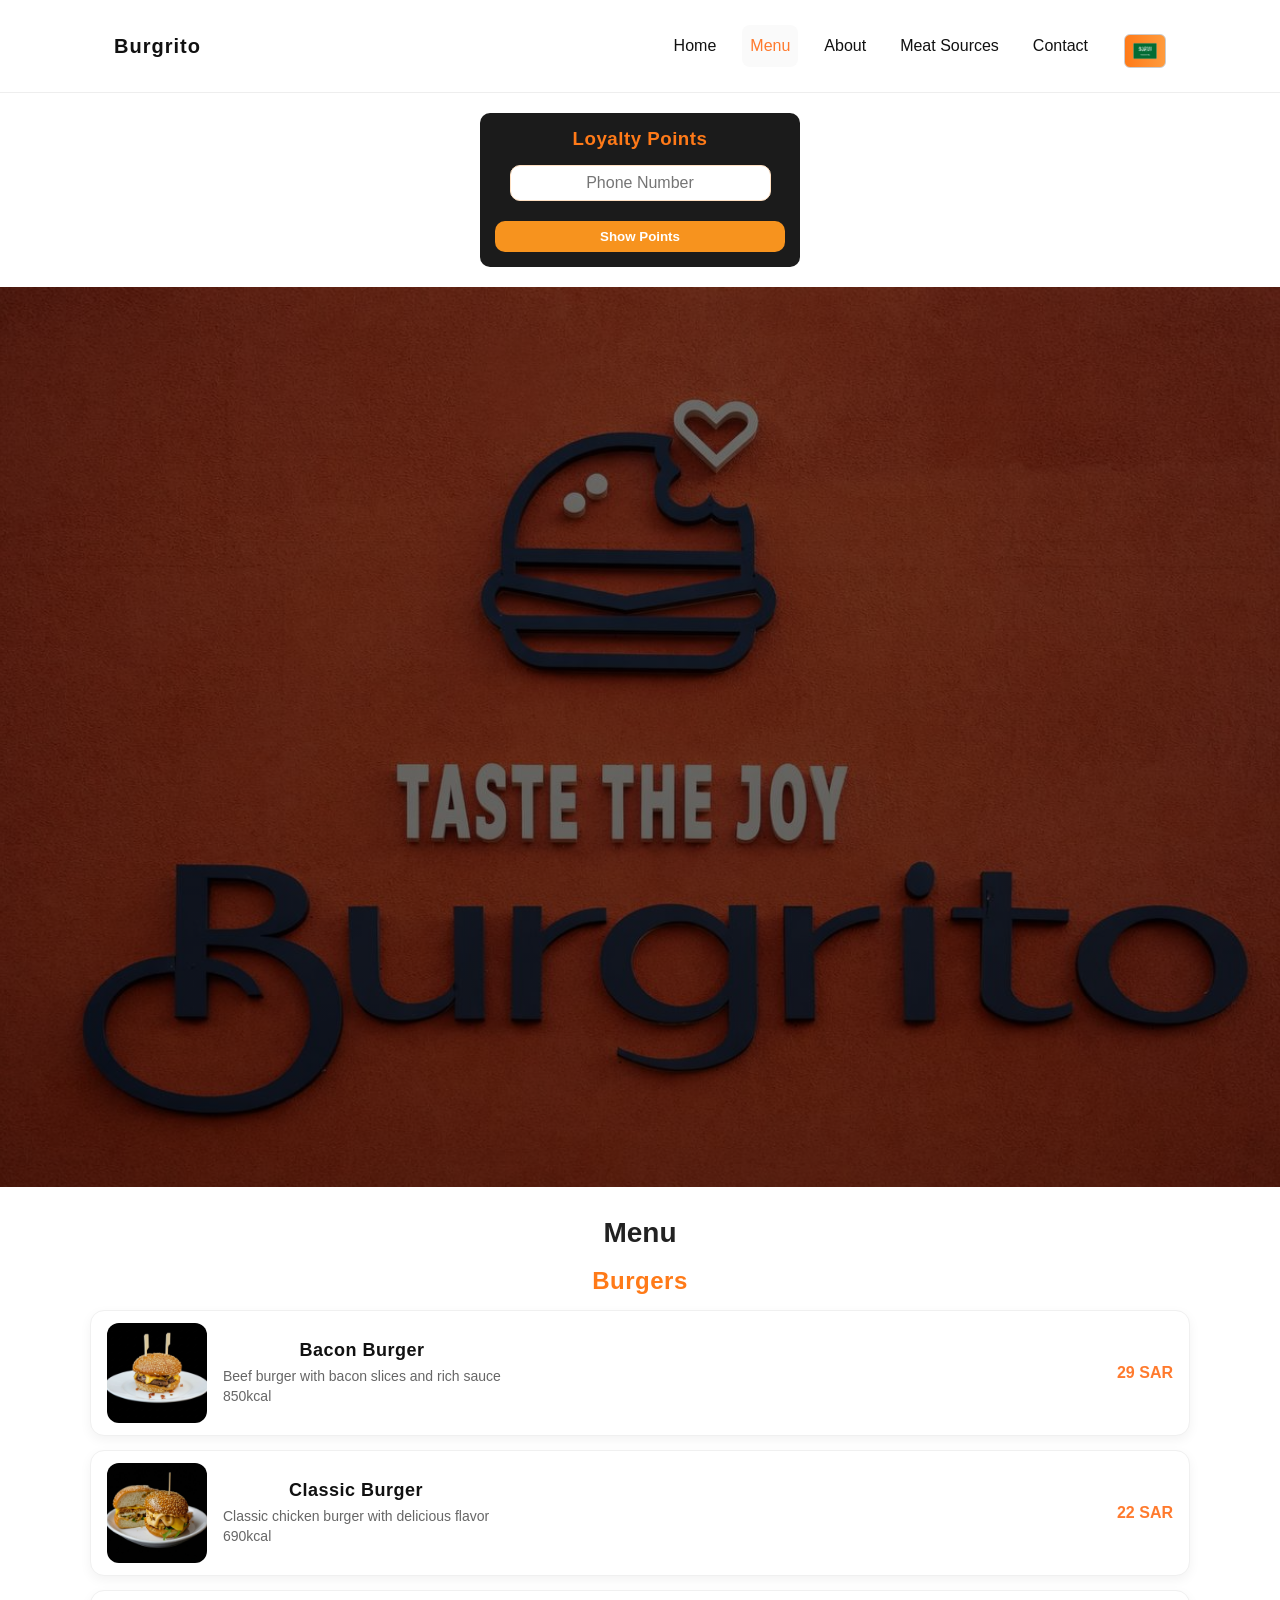
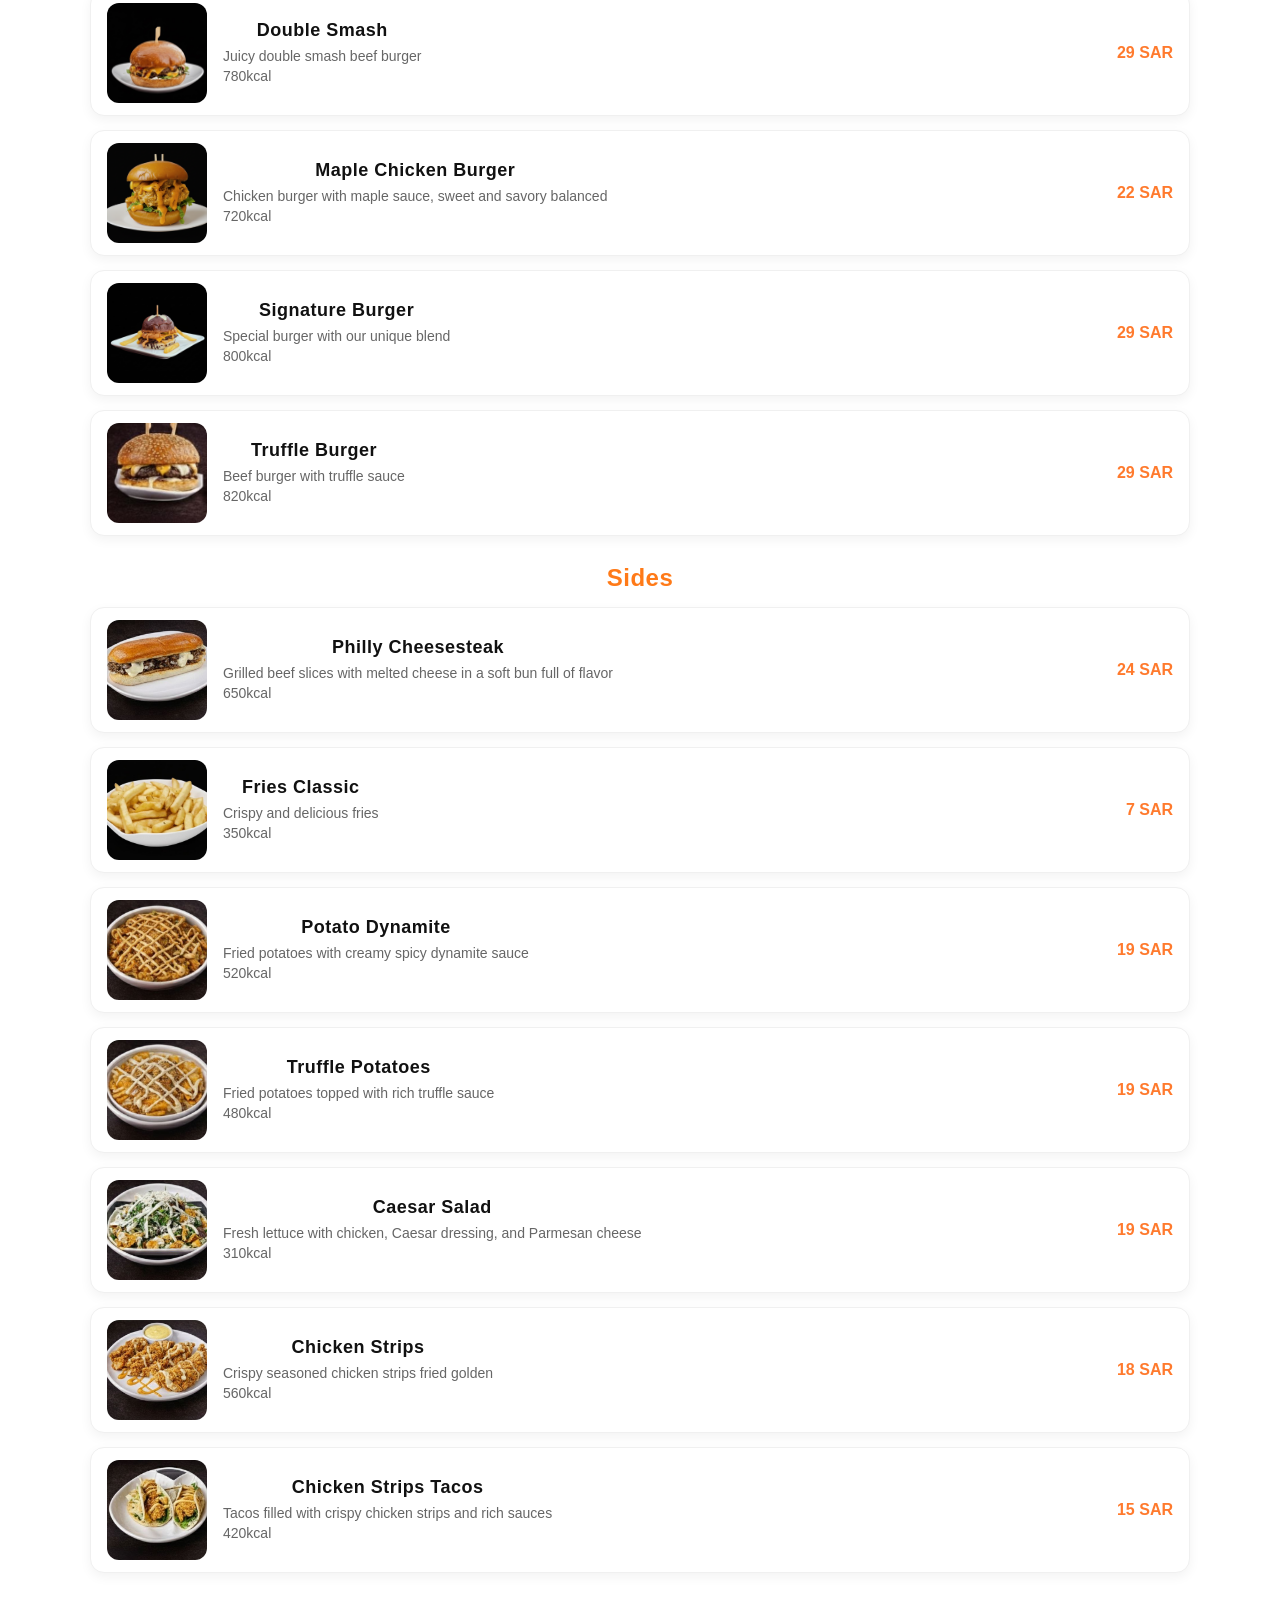
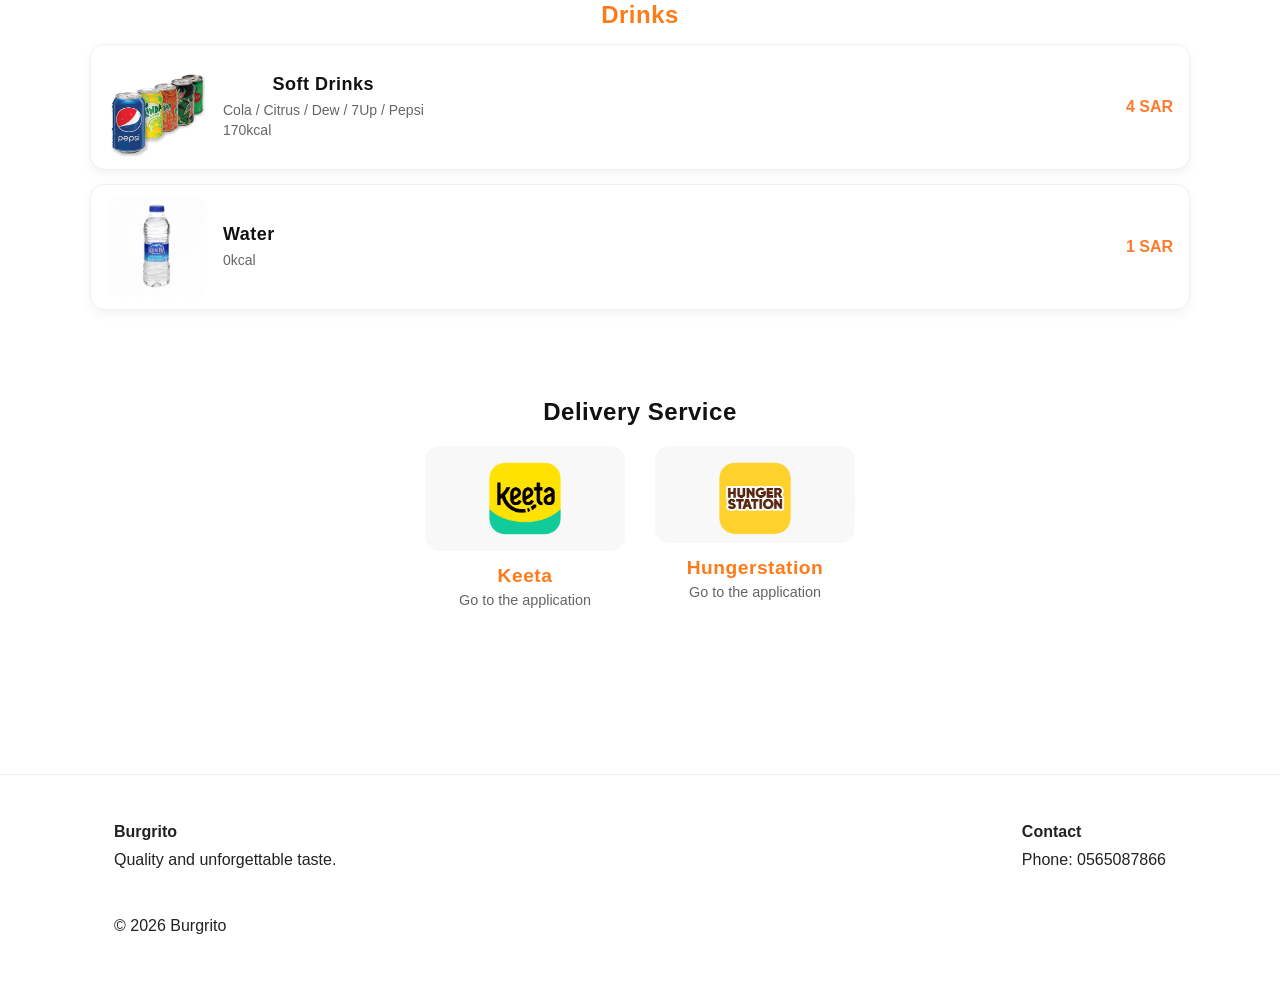
<file: menu-en.html>
<!DOCTYPE html>
<html lang="en" dir="ltr">
<head>
  <meta charset="utf-8" />
  <meta name="viewport" content="width=device-width, initial-scale=1" />
  <title>Burgrito — Menu</title>
  <link href="https://fonts.googleapis.com/css2?family=Inter:wght@300;400;600;700&display=swap" rel="stylesheet">
  <link rel="stylesheet" href="style.css">
</head>
<body class="dark">
  <!-- ===== Header ===== -->
  <header class="site-header">
    <div class="container header-inner">
      <a class="logo" href="index-en.html">Burgrito</a>
      <nav class="main-nav" id="nav2">
        <a href="index-en.html">Home</a>
        <a href="menu-en.html" class="active">Menu</a>
        <a href="about-en.html">About</a>
        <a href="sources-en.html">Meat Sources</a>
        <a href="contact-en.html">Contact</a>
        <!-- Language switch -->
        <div class="lang-switch">
          <button id="lang-toggle" class="lang-btn">
            <img id="lang-flag" src="icons/flag.png" alt=""/>
          </button>
        </div>
      </nav>
      <button id="mobile-toggle-2" class="mobile-toggle" aria-label="Menu">☰</button>
    </div>
  </header>

  <!-- Loyalty -->
<div class="loyalty-box">
  <h3 id="loyaltyTitle">Loyalty Points</h3>
  <input id="phoneInput" type="text" placeholder="Phone Number">
  <button id="showBtn" onclick="showPoints()">Show Points</button>
  <p id="pointsResult"></p>
</div>


  <!-- Hero Section (خلفية واحدة فقط من CSS) -->
  <div class="hero hero-menu"></div>

  <!-- Menu -->
  <div id="menu" class="menu-grid"></div>
  
  <script src="js/loyalty.js"></script>

  <!-- ===== Menu Page ===== -->
  <main class="container menu-page">
    <h1 class="page-title">Menu</h1>

    <!-- ===== Burgers Section ===== -->
    <section class="menu-section">
      <h2>Burgers</h2>
      <div class="menu-grid">

        <div class="menu-item">
          <div class="mi-left">
            <img src="menuPicBurger/bacon br.jpg" alt="Bacon Burger"/>
            <div class="mi-info">
              <h3>Bacon Burger</h3>
              <p>Beef burger with bacon slices and rich sauce <br>850kcal</p>
            </div>
          </div>
          <div class="mi-right">29 SAR</div>
        </div>

        <div class="menu-item">
          <div class="mi-left">
            <img src="menuPicBurger/calssic br.jpg" alt="Classic Burger"/>
            <div class="mi-info">
              <h3>Classic Burger</h3>
              <p>Classic chicken burger with delicious flavor <br>690kcal</p>
            </div>
          </div>
          <div class="mi-right">22 SAR</div>
        </div>

        <div class="menu-item">
          <div class="mi-left">
            <img src="menuPicBurger/double.jpg" alt="Double Smash"/>
            <div class="mi-info">
              <h3>Double Smash</h3>
              <p>Juicy double smash beef burger  <br>780kcal</p>
            </div>
          </div>
          <div class="mi-right">29 SAR</div>
        </div>

        <div class="menu-item">
          <div class="mi-left">
            <img src="menuPicBurger/maple.png" alt="Maple Chicken Burger"/>
            <div class="mi-info">
              <h3>Maple Chicken Burger</h3>
              <p>Chicken burger with maple sauce, sweet and savory balanced  <br>720kcal</p>
            </div>
          </div>
          <div class="mi-right">22 SAR</div>
        </div>

        <div class="menu-item">
          <div class="mi-left">
            <img src="menuPicBurger/sagnature.jpg" alt="Signature Burger"/>
            <div class="mi-info">
              <h3>Signature Burger</h3>
              <p>Special burger with our unique blend  <br>800kcal</p>
            </div>
          </div>
          <div class="mi-right">29 SAR</div>
        </div>

        <div class="menu-item">
          <div class="mi-left">
            <img src="menuPicBurger/truffle.jpg" alt="Truffle Burger"/>
            <div class="mi-info">
              <h3>Truffle Burger</h3>
              <p>Beef burger with truffle sauce  <br>820kcal</p>
            </div>
          </div>
          <div class="mi-right">29 SAR</div>
        </div>

      </div>
    </section>

    <!-- ===== Sides Section ===== -->
    <section class="menu-section">
      <h2>Sides</h2>
      <div class="menu-grid">

        <div class="menu-item">
          <div class="mi-left">
            <img src="menuPicMore/stake.jpg" alt="Philly Cheesesteak"/>
            <div class="mi-info">
              <h3>Philly Cheesesteak</h3>
              <p>Grilled beef slices with melted cheese in a soft bun full of flavor  <br>650kcal</p>
            </div>
          </div>
          <div class="mi-right">24 SAR</div>
        </div>

        <div class="menu-item">
          <div class="mi-left">
            <img src="menuPicMore/poo.jpg" alt="Fries Classic"/>
            <div class="mi-info">
              <h3>Fries Classic</h3>
              <p>Crispy and delicious fries  <br>350kcal</p>
            </div>
          </div>
          <div class="mi-right">7 SAR</div>
        </div>

        <div class="menu-item">
          <div class="mi-left">
            <img src="menuPicMore/fd.jpg" alt="Potato Dynamite"/>
            <div class="mi-info">
              <h3>Potato Dynamite</h3>
              <p>Fried potatoes with creamy spicy dynamite sauce  <br>520kcal</p>
            </div>
          </div>
          <div class="mi-right">19 SAR</div>
        </div>

        <div class="menu-item">
          <div class="mi-left">
            <img src="menuPicMore/ft.jpg" alt="Truffle Potatoes"/>
            <div class="mi-info">
              <h3>Truffle Potatoes</h3>
              <p>Fried potatoes topped with rich truffle sauce  <br>480kcal</p>
            </div>
          </div>
          <div class="mi-right">19 SAR</div>
        </div>

        <div class="menu-item">
          <div class="mi-left">
            <img src="menuPicMore/salad.jpg" alt="Caesar Salad"/>
            <div class="mi-info">
              <h3>Caesar Salad</h3>
              <p>Fresh lettuce with chicken, Caesar dressing, and Parmesan cheese  <br>310kcal</p>
            </div>
          </div>
          <div class="mi-right">19 SAR</div>
        </div>

        <div class="menu-item">
          <div class="mi-left">
            <img src="menuPicMore/str.jpg" alt="Chicken Strips"/>
            <div class="mi-info">
              <h3>Chicken Strips</h3>
              <p>Crispy seasoned chicken strips fried golden  <br>560kcal</p>
            </div>
          </div>
          <div class="mi-right">18 SAR</div>
        </div>

        <div class="menu-item">
          <div class="mi-left">
            <img src="menuPicMore/taco.jpg" alt="Chicken Strips Tacos"/>
            <div class="mi-info">
              <h3>Chicken Strips Tacos</h3>
              <p>Tacos filled with crispy chicken strips and rich sauces  <br>420kcal</p>
            </div>
          </div>
          <div class="mi-right">15 SAR</div>
        </div>

      </div>
    </section>

    <!-- ===== Drinks Section ===== -->
    <section class="menu-section">
      <h2>Drinks</h2>
      <div class="menu-grid">

        <div class="menu-item">
          <div class="mi-left">
            <img src="menuPicMore/drinks.png" alt="Soft Drinks"/>
            <div class="mi-info">
              <h3>Soft Drinks</h3>
              <p>Cola / Citrus / Dew / 7Up / Pepsi  <br>170kcal</p>
            </div>
          </div>
          <div class="mi-right">4 SAR</div>
        </div>

        <div class="menu-item">
          <div class="mi-left">
            <img src="menuPicMore/water.jpeg" alt="Water"/>
            <div class="mi-info">
              <h3>Water </h3>
              <p> 0kcal </p>
            </div>
          </div>
          <div class="mi-right">1 SAR</div>
        </div>

        <!-- ===== Chefs / Characters Section ===== -->
        <section class="chefs-section container">
          <h2 class="section-title">Delivery Service</h2>
          <div class="chefs-grid">
            <a href="https://url.mykeeta.com/dMdmYrez" target="_blank" class="chef-card">
                <img src="icons/keeta.png" alt=""/>
              <h3>Keeta</h3>
              <p>Go to the application</p>
            </a>

            <a href="https://hungerstation.go.link/?c=SA&s=c&v=95531&so=mls&adj_t=1sdhhuza_1spi9ypp&adj_og_title=%D8%A8%D9%88%D8%B1%D8%BA%D8%B1%D9%8A%D8%AA%D9%88&adj_og_image=https://images.deliveryhero.io/image/hungerstation/restaurant/logo_ar/5f46c76b8d236183f6dd3d1865fb38ac.jpg" target="_blank" class="chef-card">
                <img src="icons/hung.png" alt=""/>
              <h3>Hungerstation</h3>
              <p>Go to the application</p>
            </a>
          </div>
        </section>

      </div>
    </section>

  </main>

  <!-- ===== Footer ===== -->
  <footer class="site-footer small">
    <div class="container footer-grid">
      <div>
        <h4>Burgrito</h4>
        <p>Quality and unforgettable taste.</p>
      </div>
      <div>
        <h4>Contact</h4>
        <p>Phone: 0565087866</p>
      </div>
    </div>
    <div class="container copyright">
      © <span id="year2"></span> Burgrito
    </div>
  </footer>

  <!-- ===== Scripts ===== -->
  <script>
    document.getElementById("year2").textContent = new Date().getFullYear();

    // Language switch to Arabic page
    const langBtn = document.getElementById("lang-toggle");
    langBtn.addEventListener("click", () => {
      const currentPage = window.location.pathname.split("/").pop();
      const pages = {
        "menu-en.html": "menu.html",
        "index-en.html": "index.html",
        "about-en.html": "about.html",
        "sources-en.html": "sources.html",
        "contact-en.html": "contact.html",
      };
      if (pages[currentPage]) {
        window.location.href = pages[currentPage];
      } else {
        window.location.href = "menu.html";
      }
    });
  </script>
  <script src="script.js"></script>
</body>
</html>
</file>
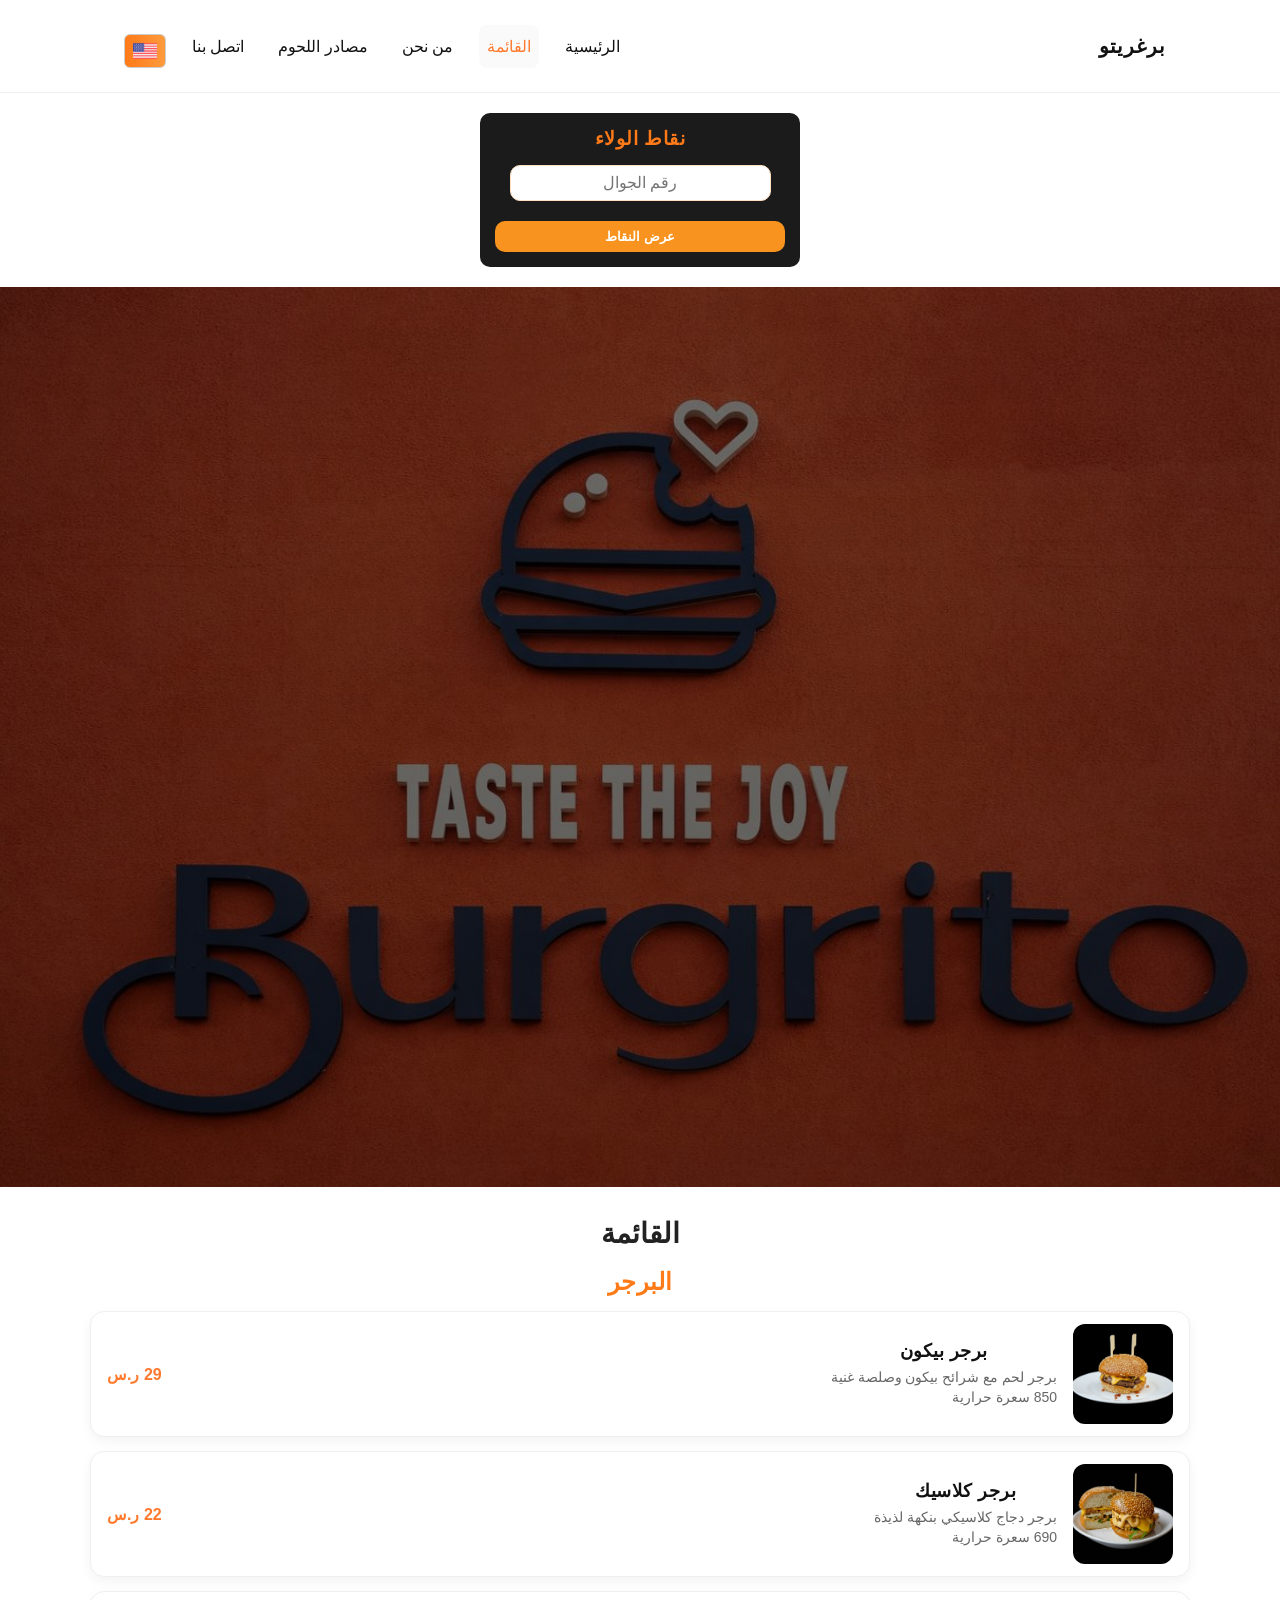
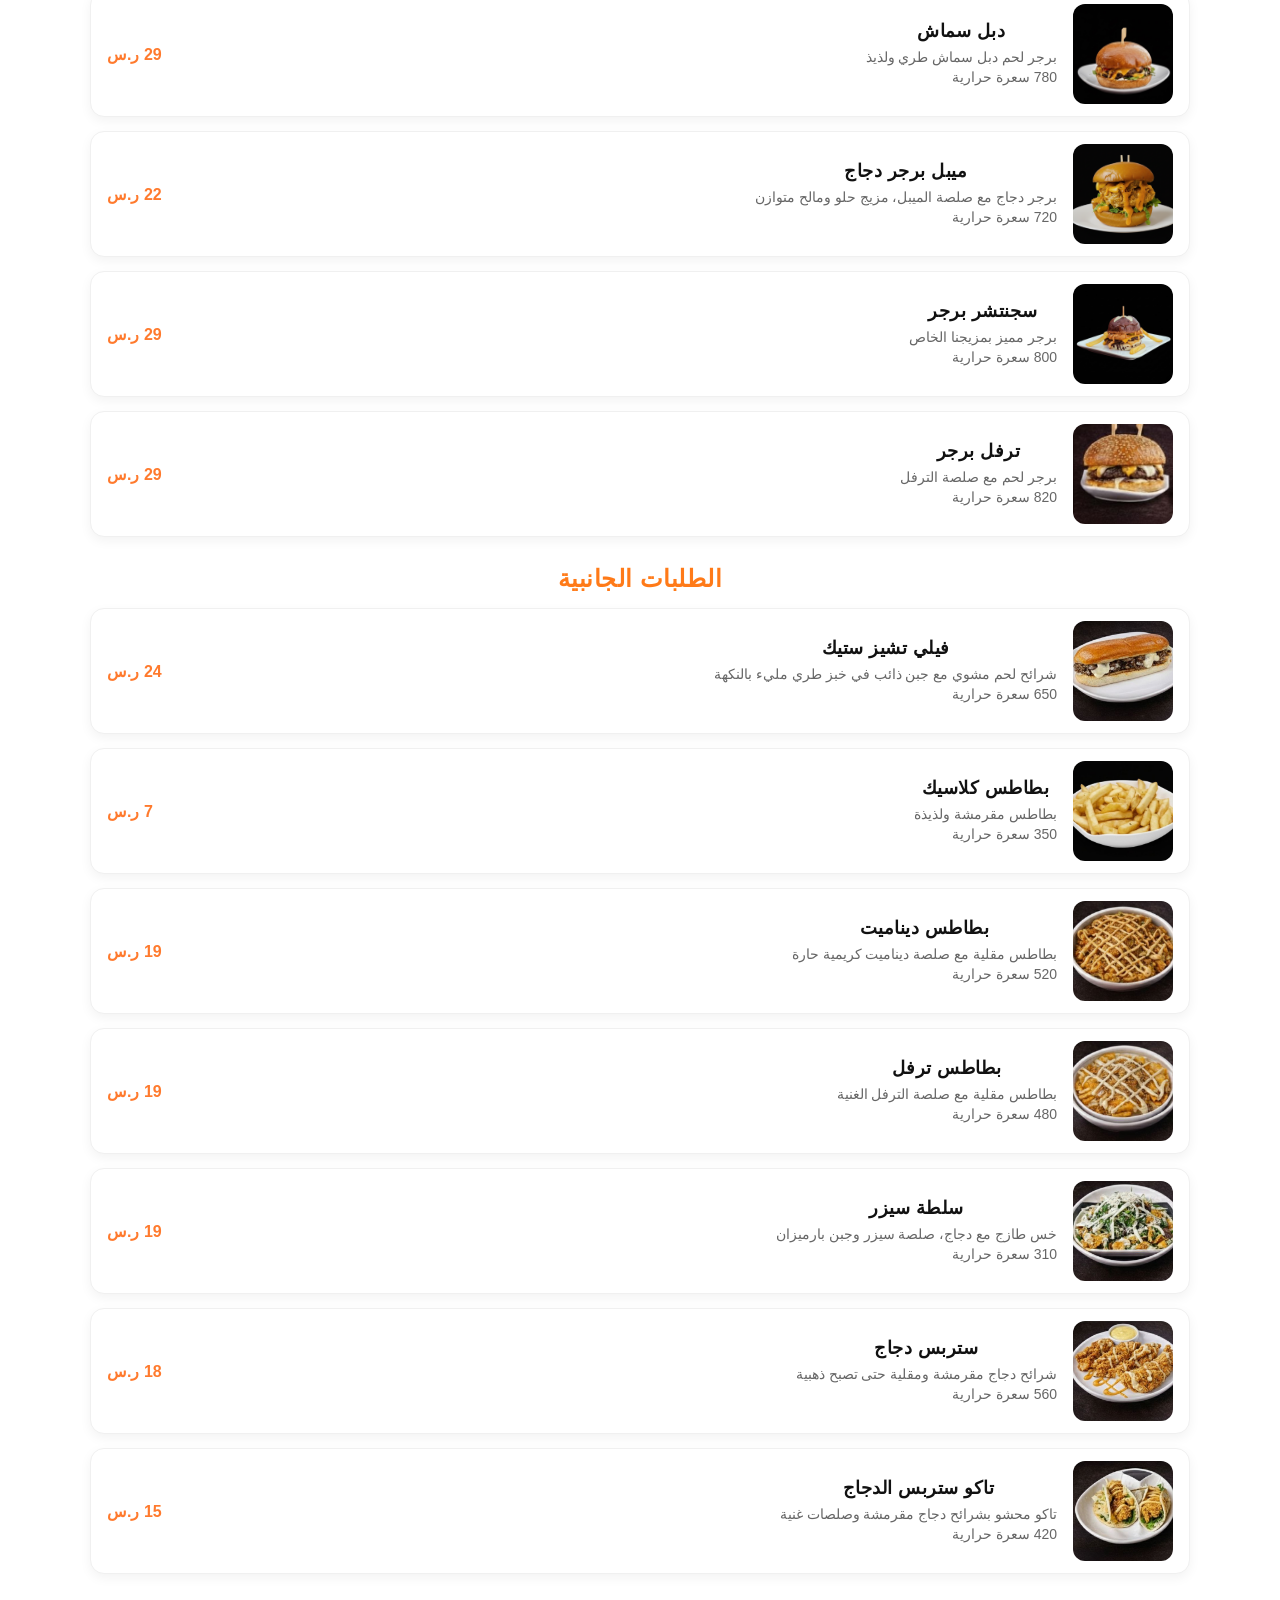
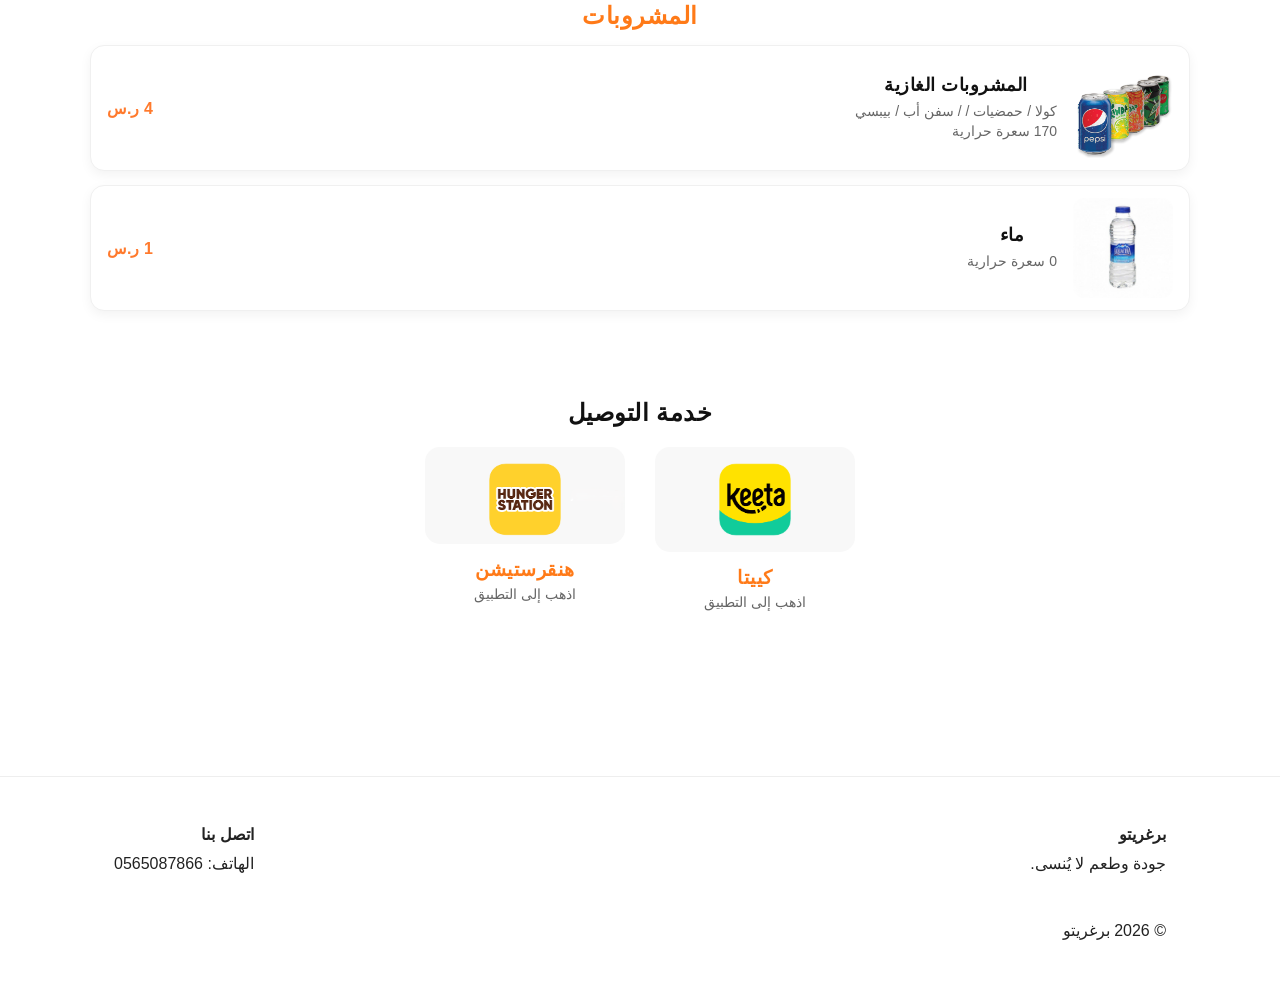
<file: menu.html>
<!DOCTYPE html>
<html lang="ar" dir="rtl">
<head>
  <meta charset="utf-8" />
  <meta name="viewport" content="width=device-width, initial-scale=1" />
  <title>برغريتو — القائمة</title>
  <link href="https://fonts.googleapis.com/css2?family=Inter:wght@300;400;600;700&display=swap" rel="stylesheet">
  <link rel="stylesheet" href="style.css">
</head>
<body class="dark">
  <!-- ===== الهيدر ===== -->
  <header class="site-header">
    <div class="container header-inner">
      <a class="logo" href="index.html">برغريتو</a>
      <nav class="main-nav" id="nav2">
        <a href="index.html">الرئيسية</a>
        <a href="menu.html" class="active">القائمة</a>
        <a href="about.html">من نحن</a>
        <a href="sources.html">مصادر اللحوم</a>
        <a href="contact.html">اتصل بنا</a>
        <!-- تغيير اللغة -->
        <div class="lang-switch">
          <button id="lang-toggle" class="lang-btn">
              <img src="icons/united-states_1.png" alt=""/>
          </button>
        </div>
      </nav>
      <button id="mobile-toggle-2" class="mobile-toggle" aria-label="القائمة">☰</button>
    </div>
  </header>

  <!-- نقاط الولاء -->
  <div class="loyalty-box">
    <h3 id="loyaltyTitle">نقاط الولاء</h3>
    <input id="phoneInput" type="text" placeholder="رقم الجوال">
    <button id="showBtn" onclick="showPoints()">عرض النقاط</button>
    <p id="pointsResult"></p>
  </div>

  <!-- قسم البطل (خلفية واحدة من CSS) -->
  <div class="hero hero-menu"></div>

  <!-- القائمة -->
  <div id="menu" class="menu-grid"></div>
  
  <script src="js/loyalty.js"></script>

  <!-- ===== صفحة القائمة ===== -->
  <main class="container menu-page">
    <h1 class="page-title">القائمة</h1>

    <!-- ===== قسم البرجر ===== -->
    <section class="menu-section">
      <h2>البرجر</h2>
      <div class="menu-grid">

        <div class="menu-item">
          <div class="mi-left">
            <img src="menuPicBurger/bacon br.jpg" alt="برجر بيكون"/>
            <div class="mi-info">
              <h3>برجر بيكون</h3>
              <p>برجر لحم مع شرائح بيكون وصلصة غنية <br>850 سعرة حرارية</p>
            </div>
          </div>
          <div class="mi-right">29 ر.س</div>
        </div>

        <div class="menu-item">
          <div class="mi-left">
            <img src="menuPicBurger/calssic br.jpg" alt="برجر كلاسيك"/>
            <div class="mi-info">
              <h3>برجر كلاسيك</h3>
              <p>برجر دجاج كلاسيكي بنكهة لذيذة <br>690 سعرة حرارية</p>
            </div>
          </div>
          <div class="mi-right">22 ر.س</div>
        </div>

        <div class="menu-item">
          <div class="mi-left">
            <img src="menuPicBurger/double.jpg" alt="دابل سماش"/>
            <div class="mi-info">
              <h3>دبل سماش</h3>
              <p>برجر لحم دبل سماش طري ولذيذ <br>780 سعرة حرارية</p>
            </div>
          </div>
          <div class="mi-right">29 ر.س</div>
        </div>

        <div class="menu-item">
          <div class="mi-left">
            <img src="menuPicBurger/maple.png" alt="برجر دجاج بالميبل"/>
            <div class="mi-info">
              <h3>ميبل برجر دجاج</h3>
              <p>برجر دجاج مع صلصة الميبل، مزيج حلو ومالح متوازن <br>720 سعرة حرارية</p>
            </div>
          </div>
          <div class="mi-right">22 ر.س</div>
        </div>

        <div class="menu-item">
          <div class="mi-left">
            <img src="menuPicBurger/sagnature.jpg" alt="برجر سينيچشر"/>
            <div class="mi-info">
              <h3>سجنتشر برجر</h3>
              <p>برجر مميز بمزيجنا الخاص <br>800 سعرة حرارية</p>
            </div>
          </div>
          <div class="mi-right">29 ر.س</div>
        </div>

        <div class="menu-item">
          <div class="mi-left">
            <img src="menuPicBurger/truffle.jpg" alt="برجر الكمأة"/>
            <div class="mi-info">
              <h3>ترفل برجر</h3>
              <p>برجر لحم مع صلصة الترفل <br>820 سعرة حرارية</p>
            </div>
          </div>
          <div class="mi-right">29 ر.س</div>
        </div>

      </div>
    </section>

    <!-- ===== قسم الجوانب ===== -->
    <section class="menu-section">
      <h2>الطلبات الجانبية</h2>
      <div class="menu-grid">

        <div class="menu-item">
          <div class="mi-left">
            <img src="menuPicMore/stake.jpg" alt="فيلي تشيز ستيك"/>
            <div class="mi-info">
              <h3>فيلي تشيز ستيك</h3>
              <p>شرائح لحم مشوي مع جبن ذائب في خبز طري مليء بالنكهة <br>650 سعرة حرارية</p>
            </div>
          </div>
          <div class="mi-right">24 ر.س</div>
        </div>

        <div class="menu-item">
          <div class="mi-left">
            <img src="menuPicMore/poo.jpg" alt="بطاطس كلاسيك"/>
            <div class="mi-info">
              <h3>بطاطس كلاسيك</h3>
              <p>بطاطس مقرمشة ولذيذة <br>350 سعرة حرارية</p>
            </div>
          </div>
          <div class="mi-right">7 ر.س</div>
        </div>

        <div class="menu-item">
          <div class="mi-left">
            <img src="menuPicMore/fd.jpg" alt="بطاطس ديناميت"/>
            <div class="mi-info">
              <h3>بطاطس ديناميت</h3>
              <p>بطاطس مقلية مع صلصة ديناميت كريمية حارة <br>520 سعرة حرارية</p>
            </div>
          </div>
          <div class="mi-right">19 ر.س</div>
        </div>

        <div class="menu-item">
          <div class="mi-left">
            <img src="menuPicMore/ft.jpg" alt="بطاطس بالكمأة"/>
            <div class="mi-info">
              <h3>بطاطس ترفل</h3>
              <p>بطاطس مقلية مع صلصة الترفل الغنية <br>480 سعرة حرارية</p>
            </div>
          </div>
          <div class="mi-right">19 ر.س</div>
        </div>

        <div class="menu-item">
          <div class="mi-left">
            <img src="menuPicMore/salad.jpg" alt="سلطة سيزر"/>
            <div class="mi-info">
              <h3>سلطة سيزر</h3>
              <p>خس طازج مع دجاج، صلصة سيزر وجبن بارميزان <br>310 سعرة حرارية</p>
            </div>
          </div>
          <div class="mi-right">19 ر.س</div>
        </div>

        <div class="menu-item">
          <div class="mi-left">
            <img src="menuPicMore/str.jpg" alt="شرائح دجاج"/>
            <div class="mi-info">
              <h3>ستربس دجاج</h3>
              <p>شرائح دجاج مقرمشة ومقلية حتى تصبح ذهبية <br>560 سعرة حرارية</p>
            </div>
          </div>
          <div class="mi-right">18 ر.س</div>
        </div>

        <div class="menu-item">
          <div class="mi-left">
            <img src="menuPicMore/taco.jpg" alt="تاكو شرائح الدجاج"/>
            <div class="mi-info">
              <h3>تاكو ستربس الدجاج</h3>
              <p>تاكو محشو بشرائح دجاج مقرمشة وصلصات غنية <br>420 سعرة حرارية</p>
            </div>
          </div>
          <div class="mi-right">15 ر.س</div>
        </div>

      </div>
    </section>

    <!-- ===== قسم المشروبات ===== -->
    <section class="menu-section">
      <h2>المشروبات</h2>
      <div class="menu-grid">

        <div class="menu-item">
          <div class="mi-left">
            <img src="menuPicMore/drinks.png" alt="المشروبات الغازية"/>
            <div class="mi-info">
              <h3>المشروبات الغازية</h3>
              <p>كولا / حمضيات /  / سفن أب / بيبسي <br>170 سعرة حرارية</p>
            </div>
          </div>
          <div class="mi-right">4 ر.س</div>
        </div>

        <div class="menu-item">
          <div class="mi-left">
            <img src="menuPicMore/water.jpeg" alt="ماء"/>
            <div class="mi-info">
              <h3>ماء</h3>
              <p>0 سعرة حرارية</p>
            </div>
          </div>
          <div class="mi-right">1 ر.س</div>
        </div>

        <!-- ===== قسم خدمة التوصيل ===== -->
        <section class="chefs-section container">
          <h2 class="section-title">خدمة التوصيل</h2>
          <div class="chefs-grid">
            <a href="https://url.mykeeta.com/dMdmYrez" target="_blank" class="chef-card">
                <img src="icons/keeta.png" alt=""/>
              <h3>كييتا</h3>
              <p>اذهب إلى التطبيق</p>
            </a>

            <a href="https://hungerstation.go.link/?c=SA&s=c&v=95531&so=mls&adj_t=1sdhhuza_1spi9ypp&adj_og_title=%D8%A8%D9%88%D8%B1%D8%BA%D8%B1%D9%8A%D8%AA%D9%88&adj_og_image=https://images.deliveryhero.io/image/hungerstation/restaurant/logo_ar/5f46c76b8d236183f6dd3d1865fb38ac.jpg" target="_blank" class="chef-card">
                <img src="icons/hung.png" alt=""/>
              <h3>هنقرستيشن</h3>
              <p>اذهب إلى التطبيق</p>
            </a>
          </div>
        </section>

      </div>
    </section>

  </main>

  <!-- ===== الفوتر ===== -->
  <footer class="site-footer small">
    <div class="container footer-grid">
      <div>
        <h4>برغريتو</h4>
        <p>جودة وطعم لا يُنسى.</p>
      </div>
      <div>
        <h4>اتصل بنا</h4>
        <p>الهاتف: 0565087866</p>
      </div>
    </div>
    <div class="container copyright">
      © <span id="year2"></span> برغريتو
    </div>
  </footer>

  <!-- ===== السكربتات ===== -->
  <script>
    document.getElementById("year2").textContent = new Date().getFullYear();

    // تبديل اللغة إلى الصفحة الإنجليزية
    const langBtn = document.getElementById("lang-toggle");
    langBtn.addEventListener("click", () => {
      const currentPage = window.location.pathname.split("/").pop();
      const pages = {
        "menu.html": "menu-en.html",
        "index.html": "index-en.html",
        "about.html": "about-en.html",
        "sources.html": "sources-en.html",
        "contact.html": "contact-en.html",
      };
      if (pages[currentPage]) {
        window.location.href = pages[currentPage];
      } else {
        window.location.href = "menu-en.html";
      }
    });
  </script>
  <script src="script.js"></script>
</body>
</html>
</file>
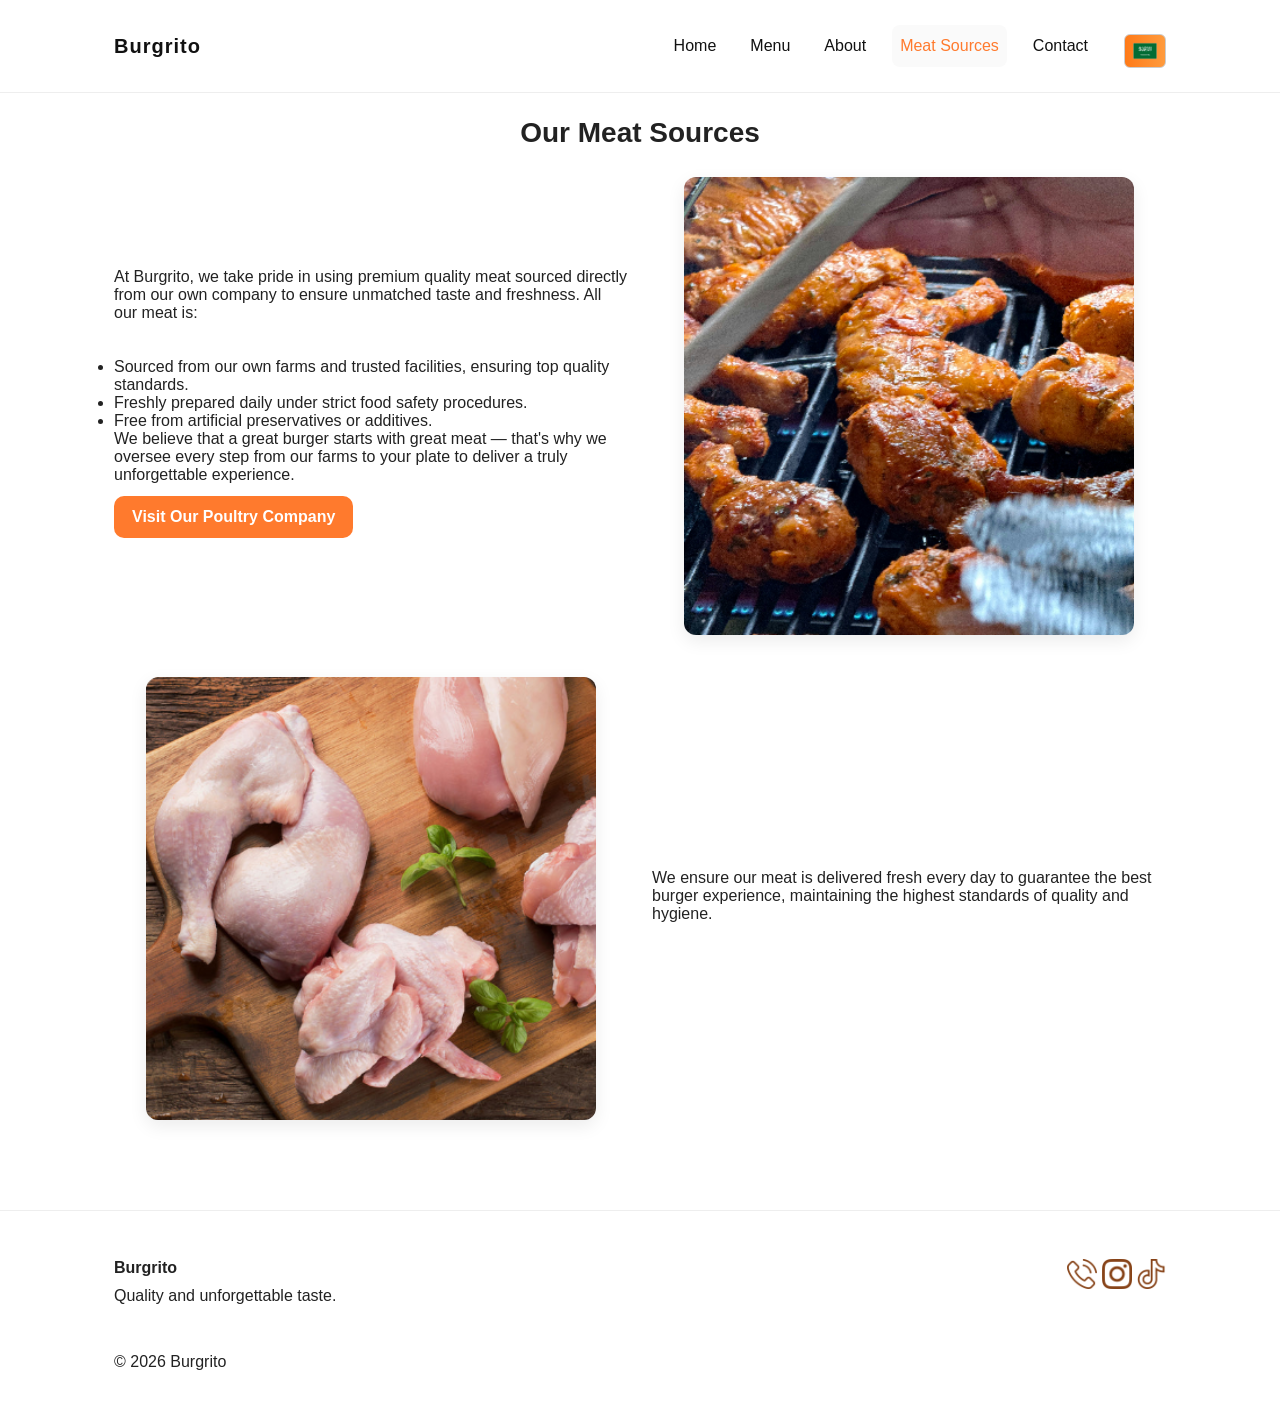
<file: sources-en.html>
<!doctype html>
<html lang="en" dir="ltr">
<head>
  <meta charset="utf-8" />
  <meta name="viewport" content="width=device-width, initial-scale=1" />
  <title>Burgrito — Meat Sources</title>
  <link href="https://fonts.googleapis.com/css2?family=Inter:wght@300;400;600;700&display=swap" rel="stylesheet">
  <link rel="stylesheet" href="style.css">
</head>
<body>
  <!-- ===== Header ===== -->
  <header class="site-header">
    <div class="container header-inner">
      <a class="logo" href="index-en.html">Burgrito</a>
      <nav class="main-nav" id="nav2">
        <a href="index-en.html">Home</a>
        <a href="menu-en.html">Menu</a>
        <a href="about-en.html">About</a>
        <a href="sources-en.html" class="active">Meat Sources</a>
        <a href="contact-en.html">Contact</a>

        <!-- Language Switch -->
        <div class="lang-switch">
          <button id="lang-toggle" class="lang-btn">
              <img id="lang-flag" src="icons/flag.png" alt=""/>
          </button>
        </div>
      </nav>
      <button id="mobile-toggle" class="mobile-toggle" aria-label="Menu">☰</button>
    </div>
  </header>

  <!-- ===== Main Content ===== -->
  <main class="container about-page">
    <h1 class="page-title">Our Meat Sources</h1>

    <div class="about-grid">
      <div class="about-text">
        <p>At Burgrito, we take pride in using premium quality meat sourced directly from our own company to ensure unmatched taste and freshness. All our meat is:</p><br><br>
        <ul>
          <li>Sourced from our own farms and trusted facilities, ensuring top quality standards.</li>
          <li>Freshly prepared daily under strict food safety procedures.</li>
          <li>Free from artificial preservatives or additives.</li>
        </ul>
        <p>We believe that a great burger starts with great meat — that's why we oversee every step from our farms to your plate to deliver a truly unforgettable experience.</p>
        <a href="https://www.ahd-trade.com/?utm_source=ig&utm_medium=social&utm_content=link_in_bio&fbclid=PAdGRleAPr_KtleHRuA2FlbQIxMQBzcnRjBmFwcF9pZA8xMjQwMjQ1NzQyODc0MTQAAaf0AJuOGZBm4gJQ1V9M78q4AIR1647O3qooOR6nMukBwv2UAmXAMHnFXKJ_Kg_aem_IaH7SNnxXjMXygIGqwwCeQ" target="_blank" class="btn btn-primary" style="margin-top:12px;">Visit Our Poultry Company</a>
      </div>

      <div class="about-image">
        <img src="sorucesPic/ch1.png" alt="Meat source image"/>
      </div>
    </div>

    <div class="about-grid">
      <div class="about-image">
        <img src="sorucesPic/ch.png" alt="Fresh meat"/>
      </div>
      <div class="about-text">
        <p>We ensure our meat is delivered fresh every day to guarantee the best burger experience, maintaining the highest standards of quality and hygiene.</p>
      </div>
    </div>
  </main>

  <!-- ===== Footer ===== -->
  <footer class="site-footer small">
    <div class="container footer-grid">
      <div><h4>Burgrito</h4><p>Quality and unforgettable taste.</p></div>
      <div>
        <a href="tel:0565087866" class="footer-icon" aria-label="Phone">
          <img src="icons/phone-call.png" alt="Phone"/>
        </a>
        <a href="https://www.instagram.com/burgrito.sa" target="_blank" class="footer-icon" aria-label="Instagram">
          <img src="icons/instagram.png" alt="Instagram"/>
        </a>
        <a href="https://www.tiktok.com/@burgrito.sa" target="_blank" class="footer-icon" aria-label="TikTok">
          <img src="icons/tik-tok (1).png" alt="TikTok"/>
        </a>
      </div>
    </div>
    <div class="container copyright">
      © <span id="year-sources"></span> Burgrito
    </div>
  </footer>

  <!-- ===== Scripts ===== -->
  <script>
    // تحديث السنة تلقائيًا في الفوتر
    document.getElementById("year-sources").textContent = new Date().getFullYear();

    // زر اللغة للتحويل للنسخة العربية
    const langBtn = document.getElementById("lang-toggle");
    langBtn.addEventListener("click", () => {
      window.location.href = "sources.html";
    });

    // زر القائمة للموبايل
    const mobileToggle = document.getElementById("mobile-toggle");
    const navMenu = document.getElementById("nav2");
    mobileToggle.addEventListener("click", () => {
      navMenu.classList.toggle("active");
    });
  </script>

  <script src="script.js"></script>
</body>
</html>
</file>
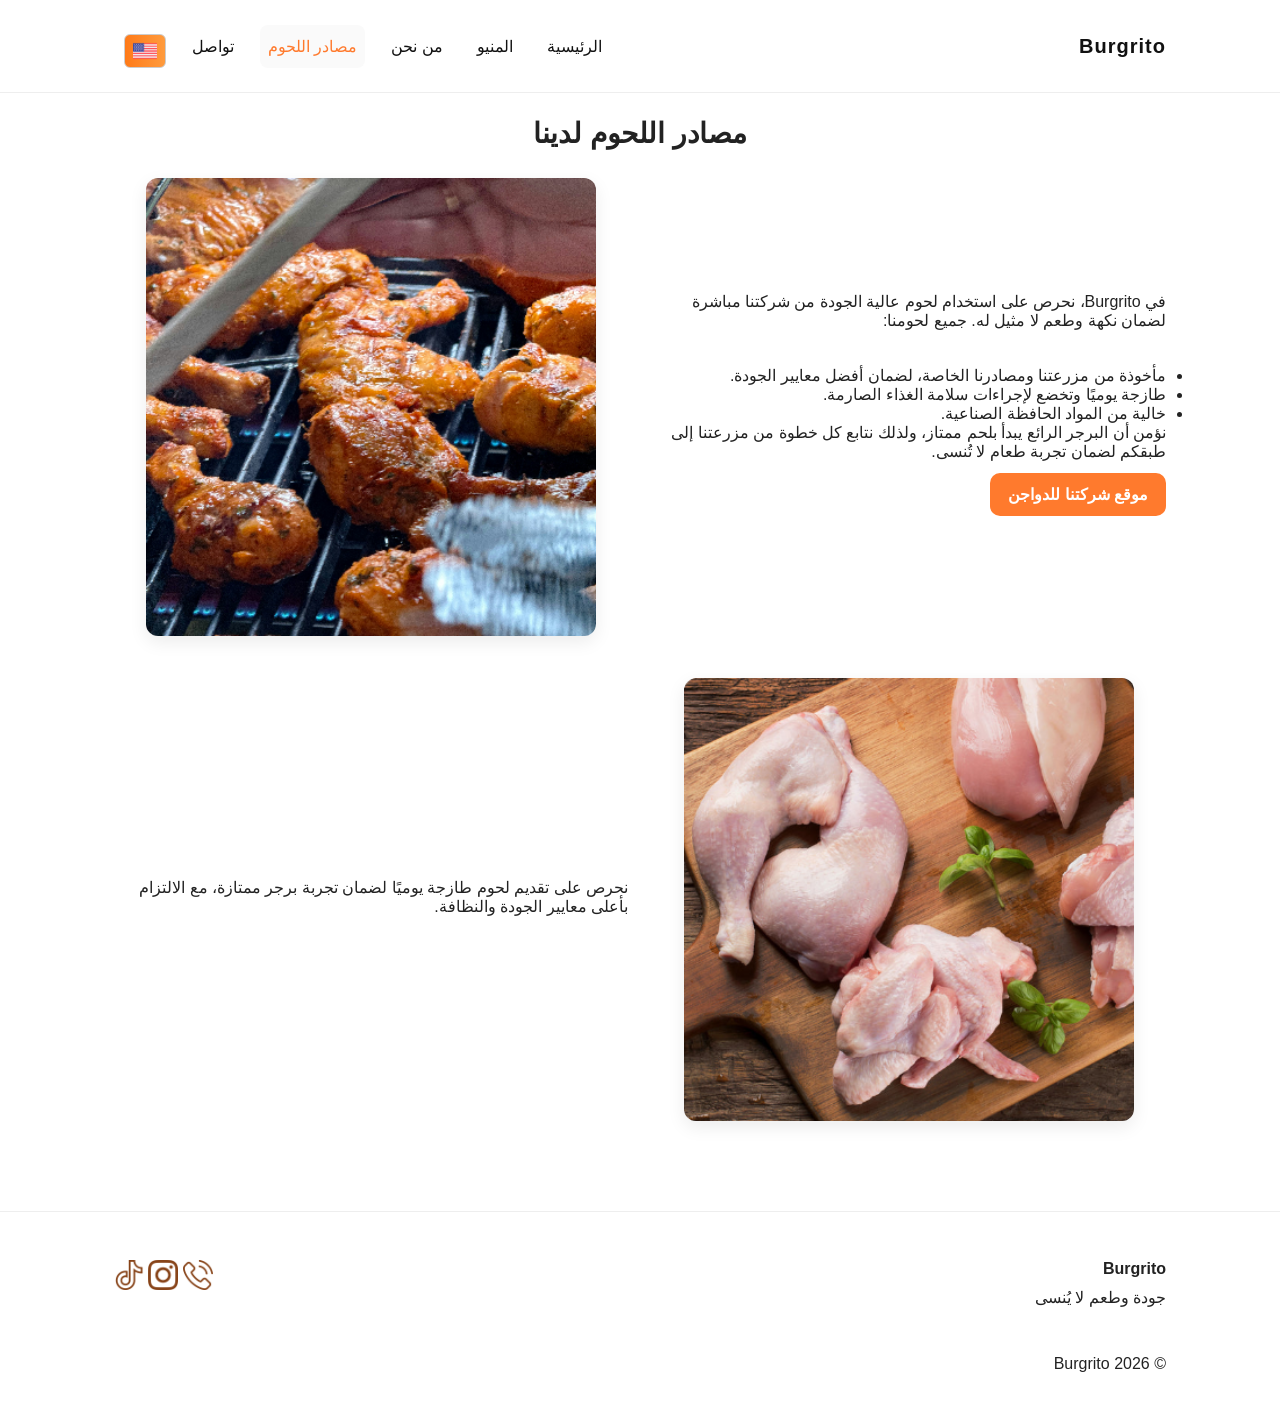
<file: sources.html>
<!doctype html>
<html lang="ar" dir="rtl">
<head>
  <meta charset="utf-8" />
  <meta name="viewport" content="width=device-width, initial-scale=1" />
  <title>Burgrito — مصادر اللحوم</title>
  <link href="https://fonts.googleapis.com/css2?family=Inter:wght@300;400;600;700&display=swap" rel="stylesheet">
  <link rel="stylesheet" href="style.css">
</head>
<body>
  <header class="site-header">
    <div class="container header-inner">
      <a class="logo" href="index.html">Burgrito</a>
      <nav class="main-nav" id="nav2">
        <a href="index.html">الرئيسية</a>
        <a href="menu.html">المنيو</a>
        <a href="about.html">من نحن</a>
        <a href="sources.html" class="active">مصادر اللحوم</a>
        <a href="contact.html">تواصل</a>
        <!-- زر تبديل اللغة -->
        <div class="lang-switch">
          <button id="lang-toggle" class="lang-btn" aria-label="تبديل اللغة">
          
            <img id="lang-flag" src="icons/united-states_1.png" alt=""/>
          </button>
        </div>
      </nav>
      <button id="mobile-toggle" class="mobile-toggle" aria-label="قائمة">☰</button>
    </div>
  </header>

  <main class="container about-page">
    <h1 class="page-title">مصادر اللحوم لدينا</h1>

    <div class="about-grid">
      <div class="about-text">
        <p>في Burgrito، نحرص على استخدام لحوم عالية الجودة من شركتنا مباشرة لضمان نكهة وطعم لا مثيل له. جميع لحومنا:</p><br><br>
        <ul>
          <li>مأخوذة من مزرعتنا ومصادرنا الخاصة، لضمان أفضل معايير الجودة.</li>
          <li>طازجة يوميًا وتخضع لإجراءات سلامة الغذاء الصارمة.</li>
          <li>خالية من المواد الحافظة الصناعية.</li>
        </ul>
        <p>نؤمن أن البرجر الرائع يبدأ بلحم ممتاز، ولذلك نتابع كل خطوة من مزرعتنا إلى طبقكم لضمان تجربة طعام لا تُنسى.</p>
        <a href="https://www.ahd-trade.com/?utm_source=ig&utm_medium=social&utm_content=link_in_bio&fbclid=PAdGRleAPr_KtleHRuA2FlbQIxMQBzcnRjBmFwcF9pZA8xMjQwMjQ1NzQyODc0MTQAAaf0AJuOGZBm4gJQ1V9M78q4AIR1647O3qooOR6nMukBwv2UAmXAMHnFXKJ_Kg_aem_IaH7SNnxXjMXygIGqwwCeQ" target="_blank" class="btn btn-primary" style="margin-top:12px;">موقع شركتنا للدواجن</a>
      </div>
      <div class="about-image">
        <img src="sorucesPic/ch1.png" alt=""/>
      </div>
    </div>

    <div class="about-grid">
      <div class="about-image">
        <img src="sorucesPic/ch.png" alt=""/>
      </div>
      <div class="about-text">
        <p>نحرص على تقديم لحوم طازجة يوميًا لضمان تجربة برجر ممتازة، مع الالتزام بأعلى معايير الجودة والنظافة.</p>
      </div>
    </div>
  </main>

  <footer class="site-footer small">
    <div class="container footer-grid">
      <div><h4>Burgrito</h4><p>جودة وطعم لا يُنسى</p></div>
      <div>
        <a href="tel:0565087866" class="footer-icon" aria-label="هاتف">
          <img src="icons/phone-call.png" alt="هاتف"/>
        </a>
        <a href="https://www.instagram.com/burgrito.sa" target="_blank" class="footer-icon" aria-label="إنستقرام">
          <img src="icons/instagram.png" alt="إنستقرام"/>
        </a>
        <a href="https://www.tiktok.com/@burgrito.sa" target="_blank" class="footer-icon" aria-label="تيك توك">
          <img src="icons/tik-tok (1).png" alt="تيك توك"/>
        </a>
      </div>
    </div>
    <div class="container copyright">
      © <span id="year-sources"></span> Burgrito
    </div>
  </footer>

  <script>
    // تحديث السنة تلقائيًا في الفوتر
    document.getElementById("year-sources").textContent = new Date().getFullYear();

    // زر اللغة للتحويل للنسخة الإنجليزية
    const langBtn = document.getElementById("lang-toggle");
    langBtn.addEventListener("click", () => {
      window.location.href = "sources-en.html";
    });

    // زر القائمة للموبايل
    const mobileToggle = document.getElementById("mobile-toggle");
    const navMenu = document.getElementById("nav2");
    mobileToggle.addEventListener("click", () => {
      navMenu.classList.toggle("active");
    });
  </script>

</body>
</html>
</file>
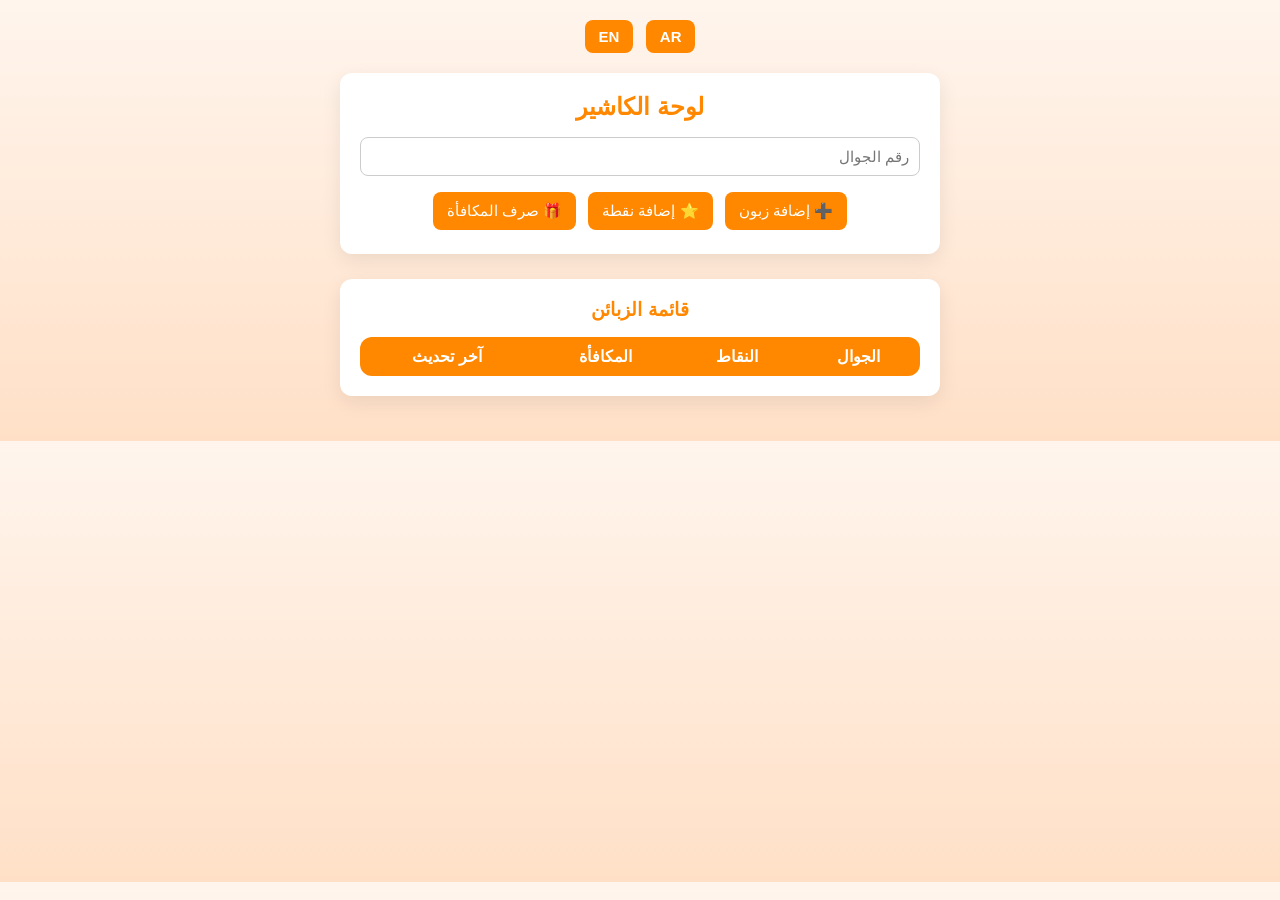
<file: staff-dashboard.html>
<!DOCTYPE html>
<html lang="ar" dir="rtl">
<head>
<meta charset="UTF-8">
<title>لوحة الكاشير</title>
<style>
  /* ===== إعداد عام ===== */
  * {
    margin: 0;
    padding: 0;
    box-sizing: border-box;
  }
  body {
    font-family: 'Tajawal', sans-serif;
    background: linear-gradient(180deg, #fff5ed, #ffe0c7);
    color: #333;
    padding: 20px;
  }

  /* ===== الأزرار العلوية ===== */
  .top-bar {
    text-align: center;
    margin-bottom: 20px;
  }
  .top-bar button {
    background: #ff8800;
    color: white;
    border: none;
    padding: 8px 14px;
    margin: 0 4px;
    border-radius: 8px;
    cursor: pointer;
    font-weight: 600;
    transition: 0.3s;
  }
  .top-bar button:hover {
    background: #e26e00;
  }

  /* ===== البطاقات ===== */
  .card {
    background: white;
    border-radius: 12px;
    padding: 20px;
    max-width: 600px;
    margin: 0 auto 25px auto;
    box-shadow: 0 6px 20px rgba(0,0,0,0.08);
  }

  .card h2, .card h3 {
    text-align: center;
    margin-bottom: 16px;
    color: #ff8800;
  }

  input {
    width: 100%;
    padding: 10px;
    border: 1px solid #ccc;
    border-radius: 8px;
    margin-bottom: 12px;
    font-size: 15px;
  }

  /* ===== الأزرار ===== */
  button {
    background-color: #ff8800;
    color: white;
    border: none;
    padding: 10px 14px;
    border-radius: 8px;
    font-size: 15px;
    cursor: pointer;
    transition: 0.3s;
    margin: 4px;
  }
  button:hover {
    background-color: #e67300;
  }

  /* ===== الجدول ===== */
  table {
    direction: rtl;
    border-collapse: collapse;
    width: 100%;
    text-align: center;
    border-radius: 12px;
    overflow: hidden;
  }

  th {
    background: #ff8800;
    color: white;
    padding: 10px;
    font-weight: 600;
  }

  td {
    background: #fff9f3;
    padding: 10px;
    border-bottom: 1px solid #ffe0c2;
    font-weight: 500;
  }

  tr:nth-child(even) td {
    background: #fff3e8;
  }

  tr:hover td {
    background: #ffe8d2;
  }

  /* ===== استجابة للجوال ===== */
  @media (max-width: 600px) {
    .card {
      padding: 14px;
    }
    table, th, td {
      font-size: 14px;
    }
    input {
      font-size: 14px;
    }
  }
</style>
</head>

<body class="dark">

<!-- ===== أزرار اللغة ===== -->
<div class="top-bar">
  <button onclick="setLang('ar')">AR</button>
  <button onclick="setLang('en')">EN</button>
</div>

<!-- ===== البطاقة الأولى ===== -->
<div class="card">
  <h2 id="title">لوحة الكاشير</h2>

  <input id="phone" placeholder="رقم الجوال">

  <div style="text-align:center;">
    <button id="addCustomerBtn" onclick="addCustomer()">➕ إضافة زبون</button>
    <button id="addPointBtn" onclick="addPoint()">⭐ إضافة نقطة</button>
    <button id="rewardBtn" onclick="giveReward()">🎁 صرف المكافأة</button>
  </div>
</div>

<!-- ===== البطاقة الثانية ===== -->
<div class="card">
  <h3 id="listTitle">قائمة الزبائن</h3>
  <table>
    <thead>
      <tr>
        <th id="thPhone">الجوال</th>
        <th id="thPoints">النقاط</th>
        <th id="thReward">المكافأة</th>
        <th id="thLast">آخر تحديث</th>
      </tr>
    </thead>
    <tbody id="customersTable"></tbody>
  </table>
</div>

<!-- ===== السكربت ===== -->
<script>
let customers = JSON.parse(localStorage.getItem("customers") || "{}");
let currentLang = localStorage.getItem("lang") || "ar";

function save(){
  localStorage.setItem("customers", JSON.stringify(customers));
  render();
}

function today(){ return new Date().toISOString().split("T")[0]; }

function phoneValue(){
  const val = document.getElementById("phone").value.trim();
  if(!val){
    alert(currentLang==="ar" ? "ادخل رقم الجوال" : "Enter phone number");
    return null;
  }
  if(val.length !== 10){
    alert(currentLang==="ar" ? "رقم الجوال يجب أن يكون 10 أرقام" : "Phone number must be 10 digits");
    return null;
  }
  if(!/^\d+$/.test(val)){
    alert(currentLang==="ar" ? "رقم الجوال يجب أن يحتوي على أرقام فقط" : "Phone number must contain digits only");
    return null;
  }
  return val;
}

function addCustomer(){
  const phone = phoneValue();
  if(!phone) return;
  if(!customers[phone]){
    customers[phone] = {points:0,rewardTaken:false,lastUpdate:today()};
    save();
  } else alertText("exists");
}

function addPoint(){
  const phone = phoneValue();
  if(!phone) return;
  if(customers[phone]){
    customers[phone].points++;
    customers[phone].lastUpdate = today();
    save();
  } else alertText("notFound");
}

function giveReward(){
  const phone = phoneValue();
  if(!phone) return;
  if(customers[phone] && customers[phone].points >= 5){
    customers[phone].points = 0;
    customers[phone].rewardTaken = true;
    customers[phone].lastUpdate = today();
    save();
  } else alertText("notEligible");
}

function render(){
  const table = document.getElementById("customersTable");
  table.innerHTML = "";
  Object.keys(customers).forEach(p=>{
    const c = customers[p];
    table.innerHTML += `
      <tr>
        <td>${p}</td>
        <td>${c.points}</td>
        <td>${c.points>=5 ? (currentLang==="ar"?"🎁 نعم":"🎁 Yes") : (currentLang==="ar"?"❌ لا":"❌ No")}</td>
        <td>${c.lastUpdate}</td>
      </tr>
    `;
  });
}

function alertText(type){
  const messages = {
    ar: {
      exists: "الزبون موجود مسبقًا ✅",
      notFound: "الزبون غير موجود ❌",
      notEligible: "غير مستحق للمكافأة بعد ⚠️"
    },
    en: {
      exists: "Customer already exists ✅",
      notFound: "Customer not found ❌",
      notEligible: "Not eligible for reward yet ⚠️"
    }
  };
  alert(messages[currentLang][type]);
}

function setLang(l){
  currentLang = l;
  localStorage.setItem("lang", l);
  document.documentElement.lang = l;
  document.documentElement.dir = l==="ar"?"rtl":"ltr";
  document.querySelector("table").style.direction = l==="ar"?"rtl":"ltr";

  if(l==="ar"){
    document.getElementById("title").innerText = "لوحة الكاشير";
    document.getElementById("phone").placeholder = "رقم الجوال";
    document.getElementById("addCustomerBtn").innerText = "➕ إضافة زبون";
    document.getElementById("addPointBtn").innerText = "⭐ إضافة نقطة";
    document.getElementById("rewardBtn").innerText = "🎁 صرف المكافأة";
    document.getElementById("listTitle").innerText = "قائمة الزبائن";
    document.getElementById("thPhone").innerText = "الجوال";
    document.getElementById("thPoints").innerText = "النقاط";
    document.getElementById("thReward").innerText = "المكافأة";
    document.getElementById("thLast").innerText = "آخر تحديث";
  } else {
    document.getElementById("title").innerText = "Cashier Dashboard";
    document.getElementById("phone").placeholder = "Phone Number";
    document.getElementById("addCustomerBtn").innerText = "➕ Add Customer";
    document.getElementById("addPointBtn").innerText = "⭐ Add Point";
    document.getElementById("rewardBtn").innerText = "🎁 Give Reward";
    document.getElementById("listTitle").innerText = "Customers List";
    document.getElementById("thPhone").innerText = "Phone";
    document.getElementById("thPoints").innerText = "Points";
    document.getElementById("thReward").innerText = "Reward";
    document.getElementById("thLast").innerText = "Last Update";
  }

  render();
}

setLang(currentLang);
render();
</script>

</body>
</html>
</file>
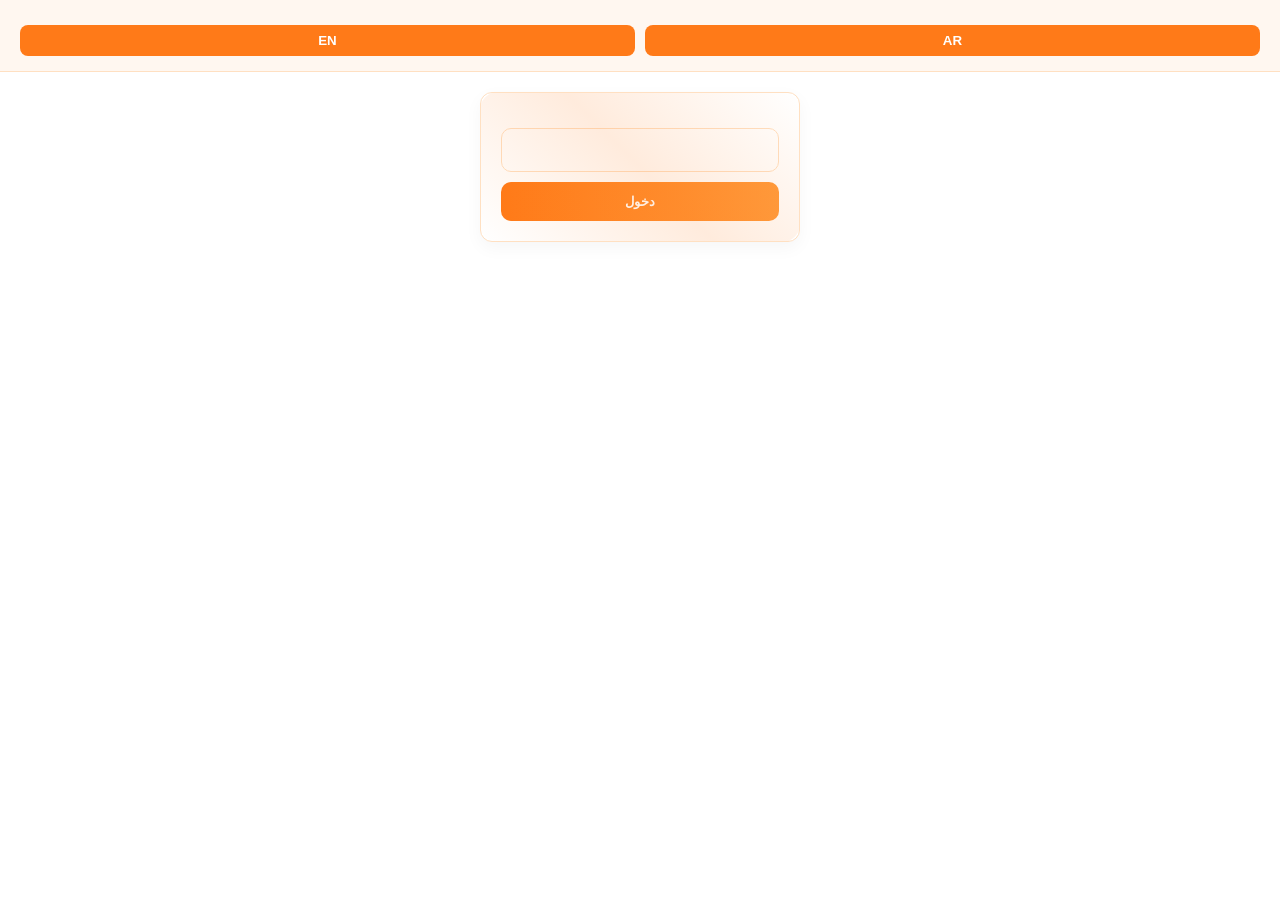
<file: staff.html>
<!DOCTYPE html>
<html lang="ar" dir="rtl">
<head>
  <meta charset="UTF-8">
  <title>دخول الموظف</title>
  <link rel="stylesheet" href="style.css">
</head>

<body>
<div class="top-bar">
  <button onclick="setLang('ar')">AR</button>
  <button onclick="setLang('en')">EN</button>
</div>

<div class="card">
  <h2 id="loginTitle"></h2>

  <input id="password" type="password">

  <button onclick="login()">دخول</button>
</div>

<script src="js/lang.js"></script>
<script>
  document.getElementById("loginTitle").innerText = t("login");
  document.getElementById("password").placeholder = t("password");

  function login() {
    const pass = document.getElementById("password").value;
    if (pass === "1234") {
      localStorage.setItem("staffLogged", "yes");
      location.href = "staff-dashboard.html";
    } else {
      alert("كلمة المرور خطأ");
    }
  }
</script>

</body>
</html>
</file>
<file: style.css>
/* === Base / Reset === */
:root {
  --orange: #ff7a2d;
  --dark: #111111;
  --muted: #666666;
  --bg: #ffffff;
  --card: #fafafa;
  --radius: 12px;
  --container: 1100px;
  font-family: 'Inter', system-ui, -apple-system, "Segoe UI", Roboto, "Helvetica Neue", Arial;
}
* {
  box-sizing: border-box;
  margin: 0;
  padding: 0;
}
html,
body {
  height: 100%;
  background: var(--bg);
  color: var(--dark);
  -webkit-font-smoothing: antialiased;
}

.container {
  max-width: var(--container);
  margin: 0 auto;
  padding: 24px;
}

/* ===== Header ===== */
.site-header {
  border-bottom: 1px solid #eee;
  background: #fff;
  position: sticky;
  top: 0;
  z-index: 20;
}

.header-inner {
  display: flex;
  align-items: center;
  justify-content: space-between;
  gap: 12px;
}

.logo {
  font-weight: 700;
  font-size: 20px;
  color: var(--dark);
  text-decoration: none;
  letter-spacing: 1px;
}

.main-nav {
  display: flex;
  gap: 18px;
  align-items: center;
}

.main-nav a {
  color: var(--dark);
  text-decoration: none;
  padding: 12px 6px;
  border-radius: 8px;
  transition: 0.3s;
}

.main-nav a.active,
.main-nav a:hover {
  background: var(--card);
  color: var(--orange);
}

/* ===== Mobile toggle ===== */
.mobile-toggle {
  display: none;
  background: none;
  border: none;
  font-size: 22px;
  cursor: pointer;
}

/* ===== Hero (Full Screen) ===== */
.hero {
  position: relative;
  width: 100%;
  height: 100vh;
  background: url("imagesBurger/b5.jpg") center/cover no-repeat;
  display: flex;
  align-items: center;
  justify-content: center;
  text-align: center;
  overflow: hidden;
}

.hero::after {
  content: "";
  position: absolute;
  inset: 0;
  background: linear-gradient(180deg, rgba(0,0,0,0.55) 0%, rgba(0,0,0,0.6) 100%);
  z-index: 1;
}

.hero-content,
.hero-text {
  position: relative;
  z-index: 2;
  color: #fff;
  max-width: 700px;
  padding: 0 20px;
  text-shadow: 0 3px 12px rgba(0,0,0,0.6);
}

.hero-content h1,
.hero-text h1 {
  font-size: 60px;
  font-weight: 800;
  line-height: 1.2;
  margin-bottom: 20px;
  color: #fff;
}

.hero-content h1 span,
.hero-text h1 span {
  color: var(--orange);
  text-shadow: 0 2px 8px rgba(0, 0, 0, 0.5);
}

.hero-content p,
.hero-text p {
  font-size: 20px;
  color: #fff;
  margin-bottom: 30px;
  line-height: 1.6;
}

.hero-buttons a,
.hero-cta a {
  margin: 0 8px;
  font-size: 18px;
  box-shadow: 0 3px 10px rgba(0,0,0,0.25);
}

/* ===== Buttons ===== */
.btn {
  display: inline-block;
  text-decoration: none;
  padding: 12px 18px;
  border-radius: 10px;
  font-weight: 600;
  transition: 0.3s;
}

.btn-primary {
  background: var(--orange);
  color: #fff;
}

.btn-outline {
  border: 2px solid var(--orange);
  color: var(--orange);
  background: transparent;
}

.btn:hover {
  opacity: 0.9;
  transform: translateY(-2px);
}

/* ===== Gallery ===== */
.gallery {
  padding: 40px 0 0;
}

.section-title {
  font-size: 24px;
  margin-bottom: 14px;
  color: var(--dark);
  text-align: center;
}

.gallery-grid {
  display: grid;
  grid-template-columns: repeat(4, 1fr);
  gap: 12px;
}

.gallery-grid img {
  width: 100%;
  height: 160px;
  object-fit: cover;
  border-radius: 10px;
  transition: transform 0.3s ease;
}
.gallery-grid img:hover {
  transform: scale(1.05);
}
/* ===== Cards / Featured ===== */
.featured {
  padding: 34px 0;
}
.cards {
  display: flex;
  gap: 18px;
  flex-wrap: wrap;
  justify-content: center;
}
.card {
  background: var(--card);
  border-radius: 12px;
  overflow: hidden;
  width: 320px;
  box-shadow: 0 6px 18px rgba(10, 10, 10, 0.04);
  transition: transform 0.3s ease;
}
.card:hover {
  transform: translateY(-4px);
}
.card img {
  width: 100%;
  height: 180px;
  object-fit: cover;
  display: block;
}
.card-body {
  padding: 14px;
  text-align: center;
}
.card-body h3 {
  margin-bottom: 8px;
}
.card-body p {
  color: var(--muted);
  margin-bottom: 12px;
}
.price {
  font-weight: 700;
  color: var(--orange);
}
/* ===== Menu Page ===== */
.menu-page {
  padding: 30px 0;
}
.page-title {
  font-size: 28px;
  margin-bottom: 18px;
  text-align: center;
}
.menu-section {
  margin-bottom: 28px;
}
.menu-grid {
  display: flex;
  flex-direction: column;
  gap: 14px;
}
/* ===== Menu Item with Image (Professional) ===== */
.menu-item {
  display: flex;
  justify-content: space-between;
  align-items: center;
  padding: 12px 16px;
  border-radius: 14px;
  background: #fff;
  border: 1px solid #f0f0f0;
  box-shadow: 0 4px 12px rgba(0,0,0,0.05);
  transition: transform 0.3s, box-shadow 0.3s;
}
.menu-item:hover {
  transform: translateY(-3px);
  box-shadow: 0 8px 20px rgba(0,0,0,0.1);
}
.mi-left {
  display: flex;
  align-items: center;
  gap: 16px;
}
.mi-left img {
  width: 100px;
  height: 100px;
  border-radius: 12px;
  object-fit: cover;
  flex-shrink: 0;
}
.mi-info {
  display: flex;
  flex-direction: column;
}
.mi-info h3 {
  margin-bottom: 6px;
  font-size: 18px;
  font-weight: 600;
  color: var(--dark);
}
.mi-info p {
  color: var(--muted);
  font-size: 14px;
  line-height: 1.4;
}
.mi-right {
  font-weight: 700;
  color: var(--orange);
  font-size: 16px;
  flex-shrink: 0;
}
/* ===== About / Contact ===== */
.about-grid,
.contact-grid {
  display: grid;
  grid-template-columns: 1fr 420px;
  gap: 28px;
  align-items: start;
}
.about-image img,
.contact-info img {
  width: 100%;
  border-radius: 12px;
}
/* ===== Footer ===== */
.site-footer {
  border-top: 1px solid #eee;
  background: #fff;
  margin-top: 34px;
  padding: 24px 0;
}
.footer-grid {
  display: flex;
  gap: 24px;
  justify-content: space-between;
  flex-wrap: wrap;
}
.site-footer h4 {
  margin-bottom: 10px;
}
.site-footer ul {
  list-style: none;
}
.site-footer a {
  color: var(--dark);
  text-decoration: none;
  transition: 0.3s;
}
.site-footer a:hover {
  color: var(--orange);
}
/* ===== Utilities ===== */
.center {
  text-align: center;
  margin-top: 18px;
}
/* ===== Responsive ===== */
@media (max-width: 1000px) {
  .gallery-grid {
    grid-template-columns: repeat(2, 1fr);
  }
  .cards {
    justify-content: center;
  }
  .gallery-grid img {
    height: 140px;
  }
  .hero-text h1 {
    font-size: 42px;
  }
  .hero-text p {
    font-size: 16px;
  }
  .mi-left img {
    width: 80px;
    height: 80px;
  }
}
@media (max-width: 700px) {
  .main-nav {
    display: none;
  }
  .mobile-toggle {
    display: block;
  }
  .hero-text h1 {
    font-size: 34px;
  }
  .hero-text p {
    font-size: 15px;
  }
  .gallery-grid {
    grid-template-columns: repeat(2, 1fr);
  }
  .mi-left img {
    width: 60px;
    height: 60px;
  }
}
/* ===== Small footer variant ===== */
.site-footer.small .footer-grid {
  grid-template-columns: 1fr 1fr;
  gap: 12px;
}
/* ===== Footer Contact Icons (تصغير حجم الأيقونات) ===== */
.footer-contact {
  display: flex;
  gap: 15px; /* مسافة بين الأيقونات */
  margin-top: 6px;
  align-items: center;
}

.footer-icon {
  display: inline-block;
  width: 30px;   /* الحجم الجديد */
  height: 30px;  /* الحجم الجديد */
  transition: transform 0.3s, filter 0.3s;
}

.footer-icon img {
  width: 100%;
  height: 100%;
  object-fit: contain;
  filter: invert(25%) sepia(100%) saturate(400%) hue-rotate(340deg);
}

.footer-icon:hover {
  transform: translateY(-2px) scale(1.1);
  filter: invert(45%) sepia(90%) saturate(400%) hue-rotate(340deg);
}
.map-container {
  text-align: center;
  margin: 20px 0;
}

.map-container iframe {
  max-width: 100%;
  height: 250px; /* ارتفاع مصغّر */
  border-radius: 12px;
}

.map-button {
  display: inline-block;
  margin-top: 12px; /* يبعد عن الخريطة */
  padding: 10px 16px;
  background: var(--orange);
  color: #fff;
  border-radius: 8px;
  text-decoration: none;
  font-weight: 600;
  transition: 0.3s;
}

.map-button:hover {
  opacity: 0.9;
  transform: translateY(-2px);
}
.values {
  padding: 40px 20px;
  text-align: center;
}

.values h2 {
  font-size: 28px;
  margin-bottom: 30px;
  color: var(--dark);
}

.values-grid {
  display: flex;
  justify-content: center;
  gap: 20px;
  flex-wrap: wrap;
}

.value-card {
  background: var(--card);
  border-radius: 12px;
  padding: 20px;
  width: 220px;
  box-shadow: 0 6px 18px rgba(0,0,0,0.08);
  transition: transform 0.3s, box-shadow 0.3s;
}

.value-card:hover {
  transform: translateY(-5px);
  box-shadow: 0 10px 25px rgba(0,0,0,0.15);
}

.value-card img {
  width: 50px;
  height: 50px;
  margin-bottom: 15px;
}

.value-card h3 {
  font-size: 18px;
  margin-bottom: 10px;
  color: var(--dark);
}

.value-card p {
  font-size: 14px;
  color: var(--muted);
  line-height: 1.5;
}
.second-image-container {
  margin-top: 20px; /* مسافة من النص */
  text-align: center;
}

.second-image-container img {
  width: 100%;
  border-radius: 12px;
  box-shadow: 0 6px 18px rgba(0,0,0,0.1);
  max-height: 400px; /* ارتفاع مناسب */
  object-fit: cover;
}
/* ===== Contact Page Image ===== */
.about-image {
  margin-top: 10px;
  text-align: center;
  
}

.about-image img {
  width: 100%;
  max-width: 500px; /* ⬅️ حجم مناسب لصفحة التواصل */
  height: auto;
  border-radius: 14px;
  box-shadow: 0 6px 18px rgba(0, 0, 0, 0.08);
  object-fit: cover;
  
  
}

/* للشاشات الصغيرة */
@media (max-width: 700px) {
  .about-image img {
    max-width: 100%;
    border-radius: 10px;
  }
}.form-group label {
  margin-bottom: 10px; /* زيادة المسافة تحت النص */
}

.form-group {
  margin-bottom: 25px; /* تباعد بين المجموعات */
}.contact-grid {
  display: grid;
  grid-template-columns: 1fr 1fr; /* عمودين: صورة + فورم */
  gap: 40px;
  align-items: center;
  direction: rtl; /* عشان اللغة عربية */
}

/* الصورة على اليسار */
.contact-image {
  order: -1; /* تحرك الصورة للعمود الأول */
  text-align: left;
}

.contact-image img {
  width: 100%;
  max-width: 450px; /* حجم مناسب */
  border-radius: 12px;
  object-fit: cover;
  box-shadow: 0 6px 18px rgba(0,0,0,0.08);
 

}

/* الفورم على اليمين */
.contact-form {
  background: #fff;
  padding: 24px;
  border-radius: 12px;
  box-shadow: 0 6px 18px rgba(0,0,0,0.05);
}

/* للحفاظ على ترتيب ممتاز على الموبايل */
@media (max-width: 768px) {
  .contact-grid {
    grid-template-columns: 1fr;
  }
  .contact-image {
    order: 0;
    margin-bottom: 20px;
    text-align: center;
    
  }
}.about-grid {
  display: flex;
  align-items: center;
  gap: 24px;
  margin-bottom: 28px;
  flex-wrap: wrap;
}

.about-grid .about-image {
  flex: 1;
  min-width: 280px;
}

.about-grid .about-image img {
  width: 100%;
  max-width: 450px;
  height: auto;
  border-radius: 12px;
  object-fit: cover;
}

.about-grid .about-text {
  flex: 1;
  min-width: 280px;
}
/* Main Nav */
.main-nav {
  display: flex;
  gap: 18px;
  align-items: center;
}

.main-nav a {
  color: var(--dark);
  text-decoration: none;
  padding: 12px 8px;
  border-radius: 8px;
  transition: 0.3s;
}

.main-nav a.active,
.main-nav a:hover {
  background: var(--card);
  color: var(--orange);
}

/* Mobile toggle */
.mobile-toggle {
  display: none;
  background: none;
  border: none;
  font-size: 24px;
  cursor: pointer;
}

/* ===== Responsive ===== */
@media (max-width: 700px) {
  .main-nav {
    display: none;
    flex-direction: column;
    background: #fff;
    position: absolute;
    top: 100%;
    right: 0;
    width: 200px;
    padding: 12px;
    border-radius: 8px;
    box-shadow: 0 6px 18px rgba(0,0,0,0.1);
  }

  .main-nav.show {
    display: flex;
  }

  .mobile-toggle {
    display: block;
  }
}
/* ===== Sources Section ===== */
.sources {
  padding: 40px 0;
  background: #fff7f0; /* لون خلفية فاتح ليبرز القسم */
}
.sources .container {
  display: flex;
  align-items: center;
  justify-content: space-between;
  gap: 24px;
  flex-wrap: wrap;
}
.sources h2 {
  font-size: 28px;
  color: var(--dark);
  margin-bottom: 16px;
  flex-basis: 100%;
  text-align: center;
}
.sources p {
  font-size: 16px;
  color: var(--muted);
  line-height: 1.6;
  max-width: 600px;
}
.sources .btn {
  margin-top: 16px;
  padding: 12px 20px;
  font-size: 16px;
  border-radius: 10px;
}
/* صورة على الجانب إذا أردت إضافتها */
.sources .source-image {
  max-width: 400px;
  width: 100%;
  border-radius: 12px;
  object-fit: cover;
}
/* ===== Responsive ===== */
@media (max-width: 900px) {
  .sources .container {
    flex-direction: column;
    align-items: center;
    text-align: center;
  }
  .sources .source-image {
    max-width: 80%;
    margin-top: 20px;
  }
}/* === زر اللغة === */
.lang-switch {
  display: flex;
  align-items: center;
  justify-content: center;
  margin-left: 10px; /* يباعده قليلًا عن الروابط */
}

.lang-btn {
  background-color: transparent; /* بدون خلفية */
  border: 1px solid #ccc;        /* إطار خفيف */
  border-radius: 6px;             /* حواف مستديرة */
  padding: 4px 8px;               /* مساحة داخلية */
  cursor: pointer;
  display: flex;
  align-items: center;
  transition: all 0.3s ease;
}

.lang-btn img {
  width: 24px;       /* حجم العلم */
  height: 24px;
  object-fit: cover;
  border-radius: 4px; /* حواف العلم مستديرة */
}

.lang-btn:hover {
  border-color: #ff6b00;  /* تغيير لون الإطار عند المرور */
  background-color: #fff0e6; /* خلفية خفيفة عند المرور */
}

/* في حالة تفعيل الزر (active) */
.lang-btn.active {
  border-color: #ff6b00;
  background-color: #fff0e6;
}/* ===== قسم الشخصيات ===== */
.chefs-section {
  margin: 50px 0;
  text-align: center;
}

.chefs-section .chefs-grid {
  display: flex;
  flex-wrap: wrap;
  justify-content: center;
  gap: 30px;
  margin-top: 20px;
}

.chef-card {
  display: block;
  width: 200px;
  text-decoration: none;
  color: #333;
  transition: transform 0.3s, box-shadow 0.3s;
}

.chef-card img {
  width: 100%;
  border-radius: 15px;
  object-fit: cover;
}

.chef-card h3 {
  margin: 10px 0 5px 0;
  font-size: 1.2em;
}

.chef-card p {
  margin: 0;
  font-size: 0.9em;
  color: #666;
}

.chef-card:hover {
  transform: translateY(-5px);
  box-shadow: 0 10px 20px rgba(0,0,0,0.15);
}
/* ===== MAP ===== */
.map-side iframe {
  width: 100%;
  height: 450px;
  border: none;
}
.loyalty-box {
  background: #1b1b1b;
  width: 320px;
  margin: 20px auto;
  padding: 15px;
  border-radius: 10px;
  text-align: center;
}

.loyalty-box input {
  width: 90%;
  padding: 8px;
  margin-bottom: 10px;
}

.loyalty-box button {
  background: #f7931e;
  border: none;
  padding: 8px 15px;
  cursor: pointer;
}
.hero-menu{
  position: relative;
  width: 100%;
  height: 100vh;
  background: url("aboutPic/about.jpg") center/cover no-repeat;
  display: flex;
  align-items: center;
  justify-content: center;
  text-align: center;
  overflow: hidden;
}
@import url('https://fonts.googleapis.com/css2?family=Cairo:wght@400;600;700&family=Poppins:wght@400;600&display=swap');

:root {
  --bg-main: #ffffff;          /* خلفية الصفحة بيضاء */
  --bg-card: #fff7f0;          /* خلفية البطاقات بلون دافئ فاتح */
  --accent: #ff7a18;           /* برتقالي أساسي */
  --accent-soft: #ff9b3d;      /* برتقالي أفتح */
  --text-main: #222;           /* نص غامق ليتباين مع الخلفية البيضاء */
  --text-muted: #666;          /* نص خافت */
  --border: #ffe0c2;           /* حدود ناعمة بلون برتقالي باهت */
}

body {
  margin: 0;
  font-family: 'Cairo', sans-serif;
  background: var(--bg-main);
  color: var(--text-main);
  min-height: 100vh;
}

/* === الشريط العلوي === */
.top-bar {
  display: flex;
  justify-content: flex-end;
  gap: 10px;
  padding: 15px 20px;
  background: var(--bg-card);
  border-bottom: 1px solid var(--border);
}

.top-bar button {
  background: var(--accent);
  border: none;
  color: #fff;
  padding: 8px 14px;
  border-radius: 8px;
  font-weight: 600;
  cursor: pointer;
  transition: 0.3s;
}

.top-bar button:hover {
  background: var(--accent-soft);
}

/* === الكروت === */
.card {
  background: var(--bg-card);
  border: 1px solid var(--border);
  border-radius: 18px;
  padding: 20px;
  margin: 20px auto;
  width: 90%;
  max-width: 900px;
  box-shadow: 0 4px 15px rgba(255, 122, 24, 0.1);
  position: relative;
}

h2, h3 {
  text-align: center;
  letter-spacing: 0.5px;
  margin-bottom: 15px;
  color: var(--accent);
}

/* === الإدخال === */
input {
  width: 100%;
  padding: 12px;
  border-radius: 10px;
  border: 1px solid var(--border);
  background: #fff;
  color: #333;
  font-size: 16px;
  text-align: center;
  transition: 0.3s;
}

input:focus {
  outline: none;
  border-color: var(--accent);
  box-shadow: 0 0 8px rgba(255, 122, 24, 0.3);
}

/* === الأزرار === */
button {
  margin-top: 10px;
  width: 100%;
  padding: 12px;
  border-radius: 10px;
  border: none;
  background: linear-gradient(90deg, var(--accent), var(--accent-soft));
  font-weight: bold;
  color: #fff;
  cursor: pointer;
  transition: 0.3s;
}

button:hover {
  transform: translateY(-2px);
  opacity: 0.9;
}

/* === الجداول === */
table {
  width: 100%;
  border-collapse: collapse;
  margin-top: 15px;
}

th {
  background: var(--accent);
  color: #fff;
  padding: 10px;
}

td {
  padding: 10px;
  text-align: center;
  border-bottom: 1px solid var(--border);
  color: var(--text-main);
}

tr:nth-child(even) {
  background: #fff3e8;
}

/* === لمسة خفيفة على الكروت === */
.card::before {
  content: "";
  position: absolute;
  inset: -1px;
  border-radius: 18px;
  background: linear-gradient(45deg, transparent, rgba(255, 122, 24, 0.15), transparent);
  pointer-events: none;
}
 /* ==============================
       Featured Cards
    ============================== */
    .featured { padding: 34px 0; }
    .cards { display: flex; gap: 18px; flex-wrap: wrap; justify-content: center; }
    .card { background: #fff; border-radius: 12px; overflow: hidden; width: 320px; box-shadow: 0 6px 18px rgba(10,10,10,0.04); transition: transform 0.3s ease; }
    .card:hover { transform: translateY(-4px); }
    .card img { width: 100%; height: 180px; object-fit: cover; }
    .card-body { padding: 14px; text-align: center; }
    .card-body h3 { margin-bottom: 8px; font-size: 1.2rem; }
    .card-body p { color: #777; margin-bottom: 12px; font-size: 0.95rem; }
    .price { font-weight: 700; color: #ff6600; }
    .center { text-align: center; margin-top: 20px; }
</file>
